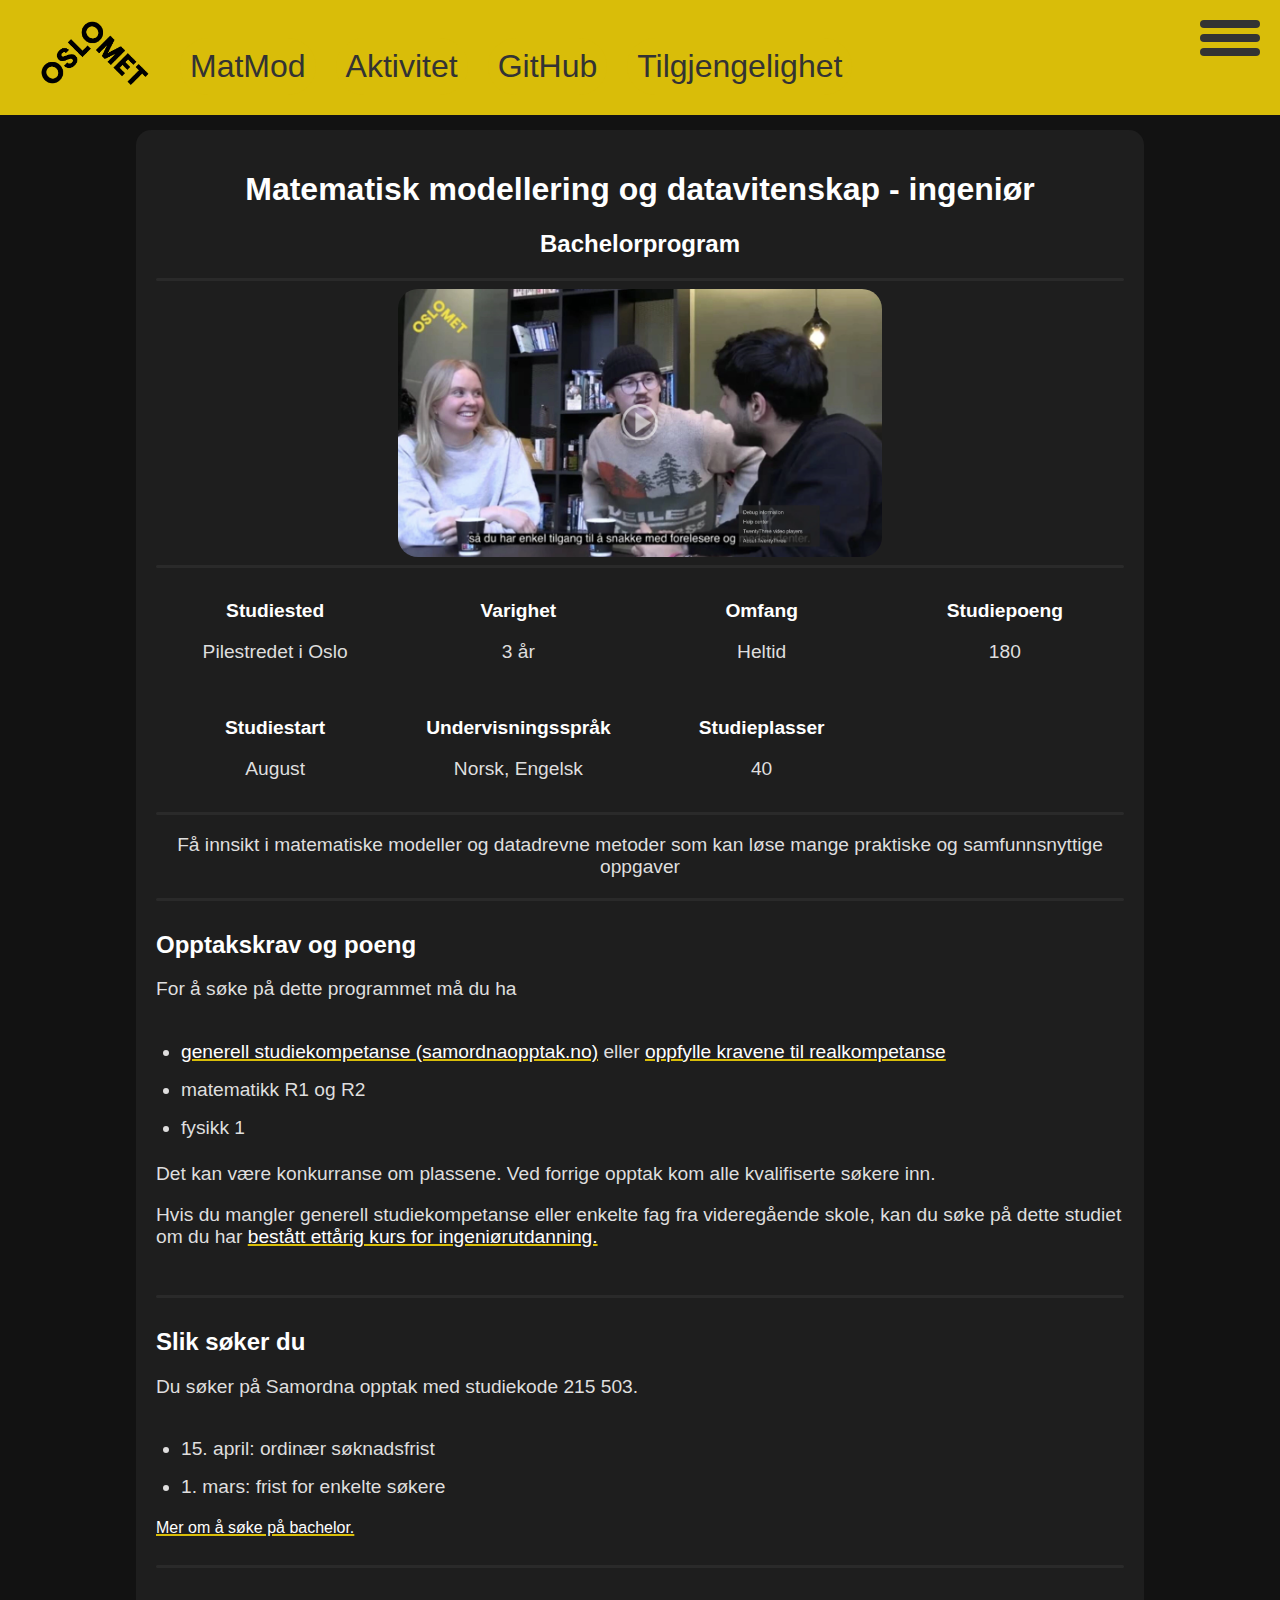
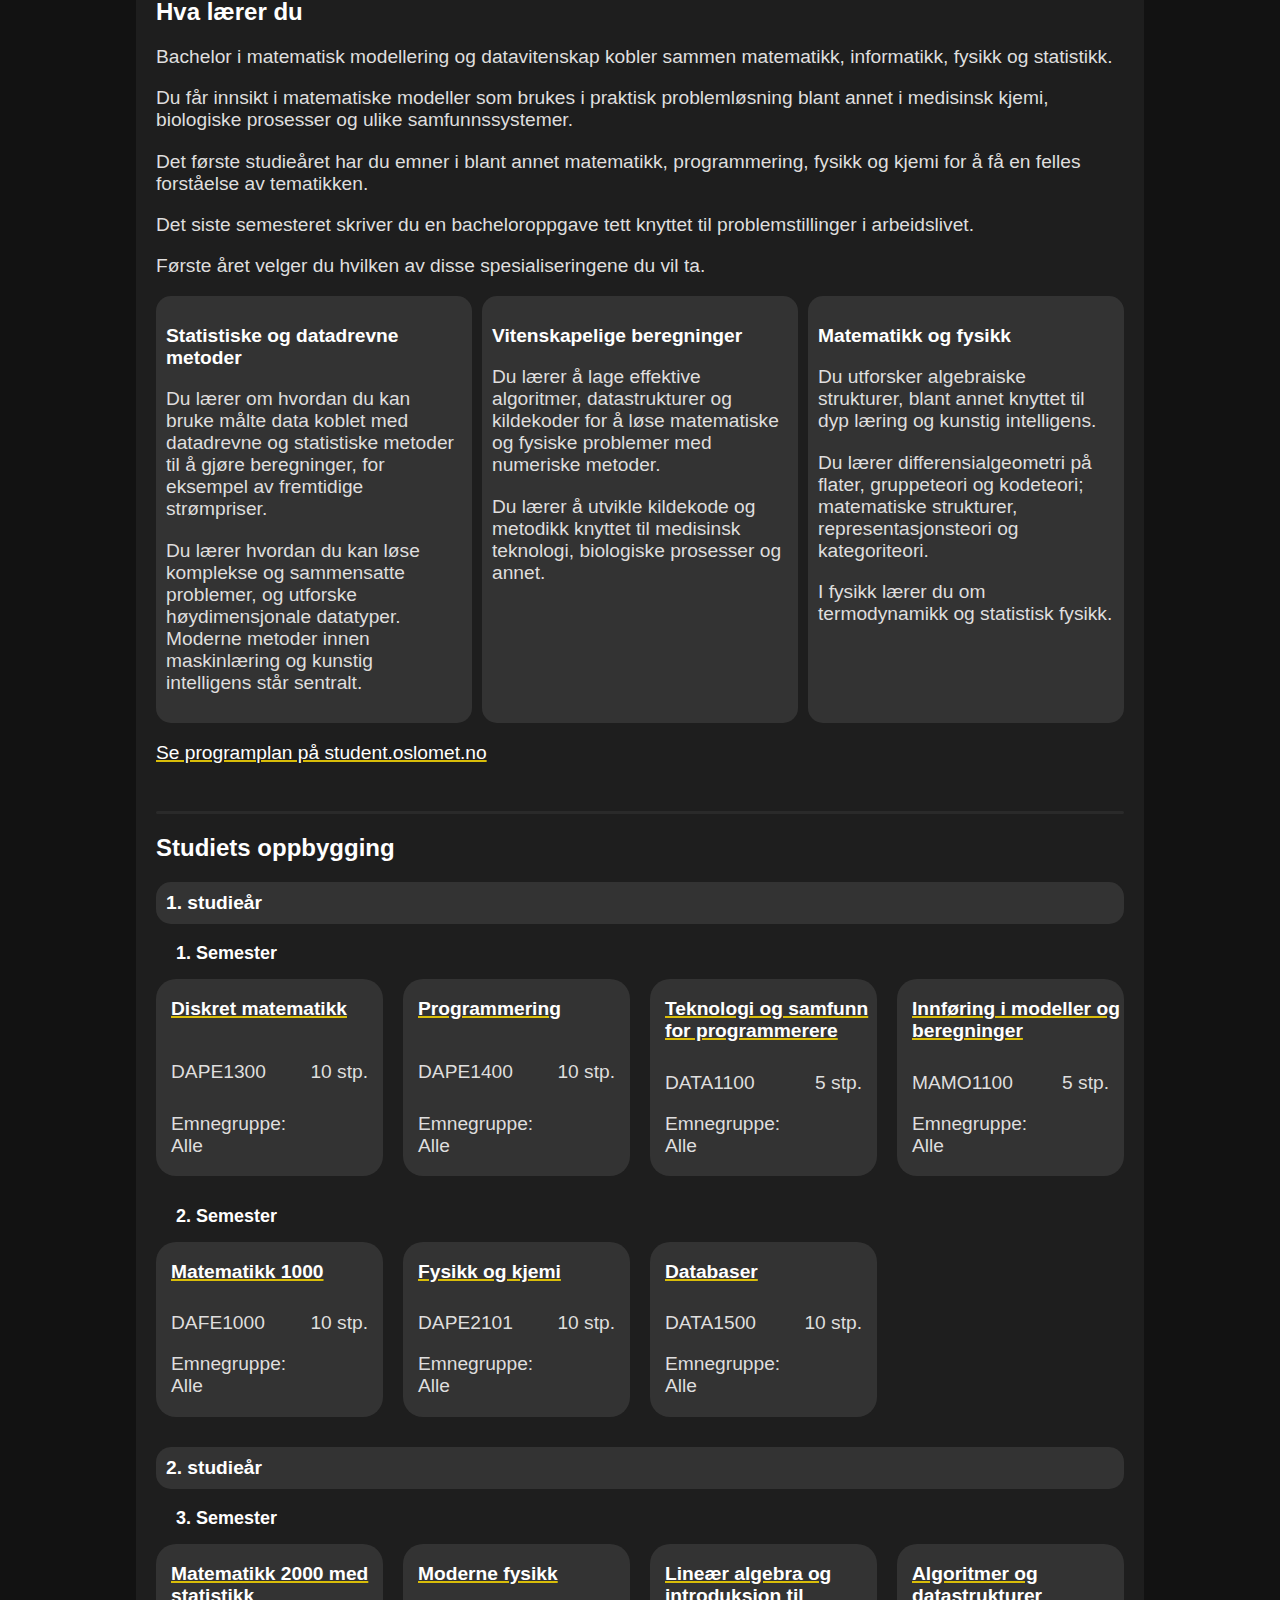
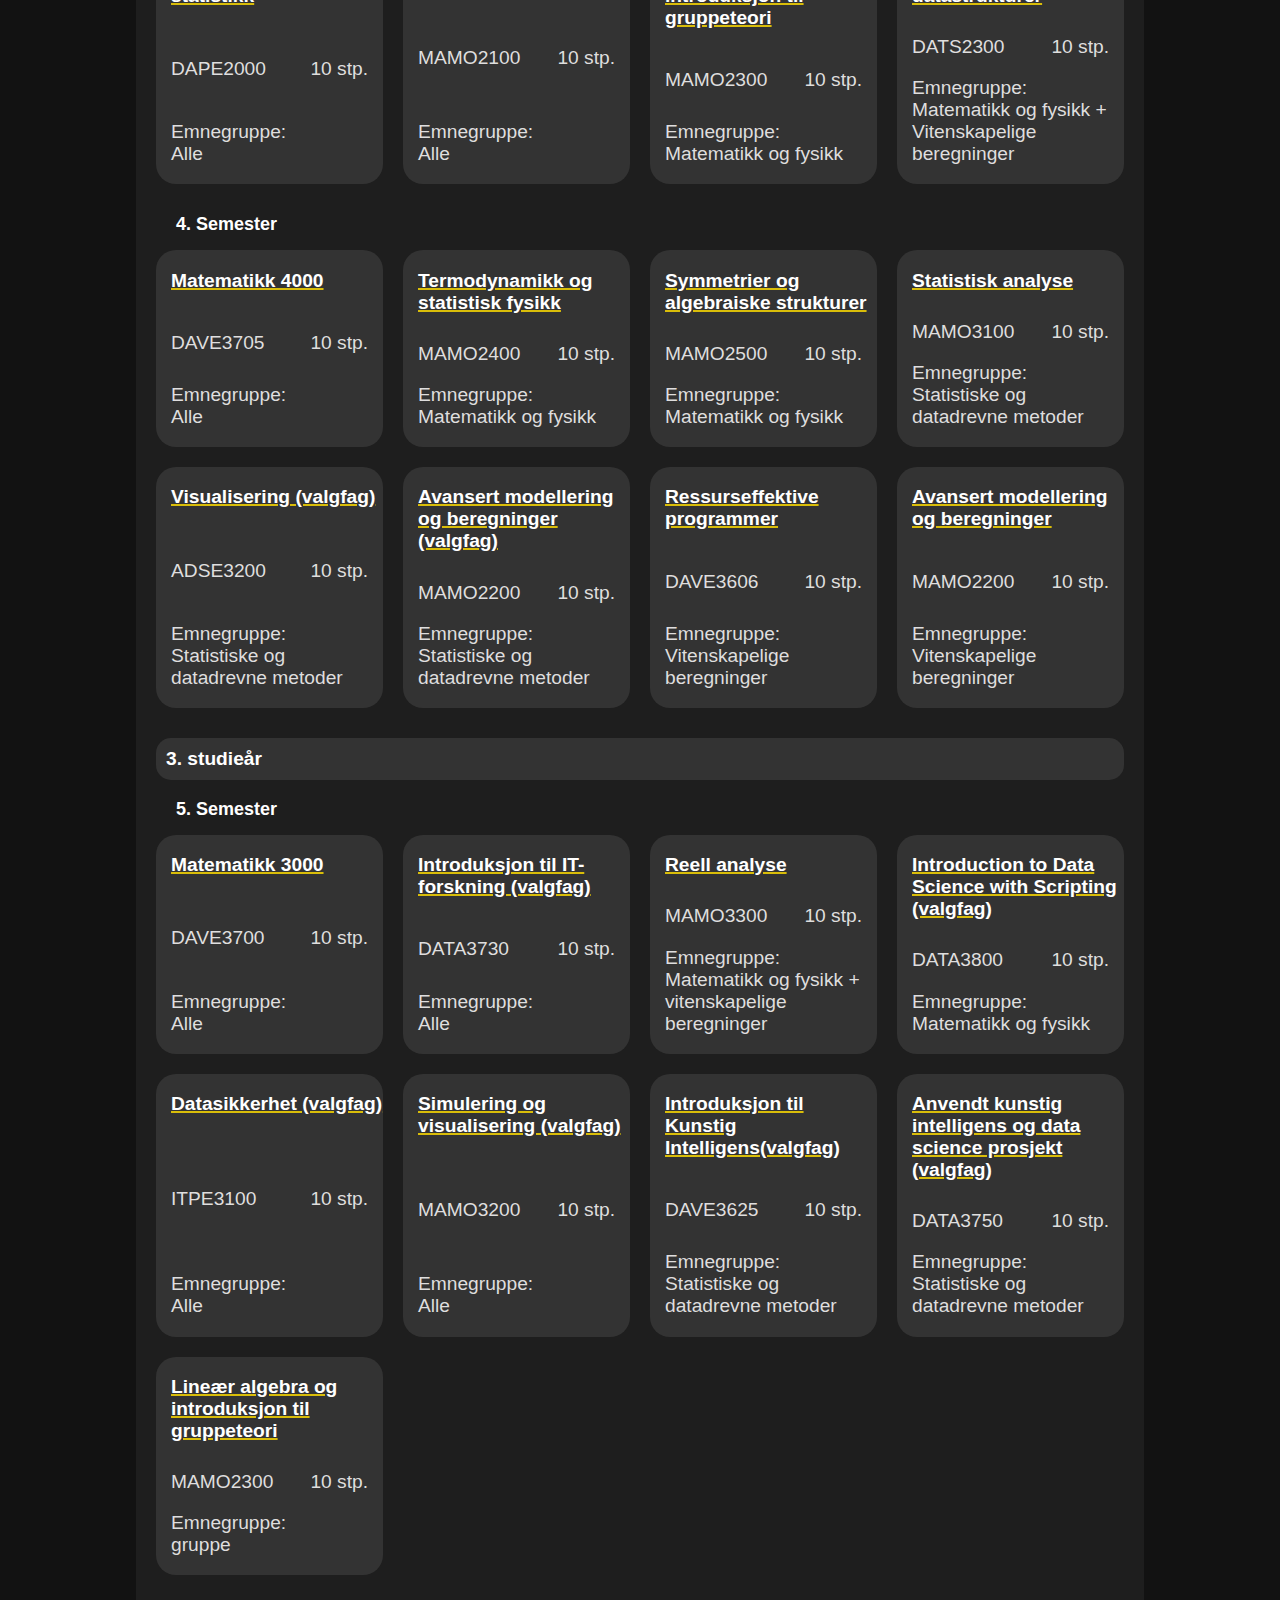
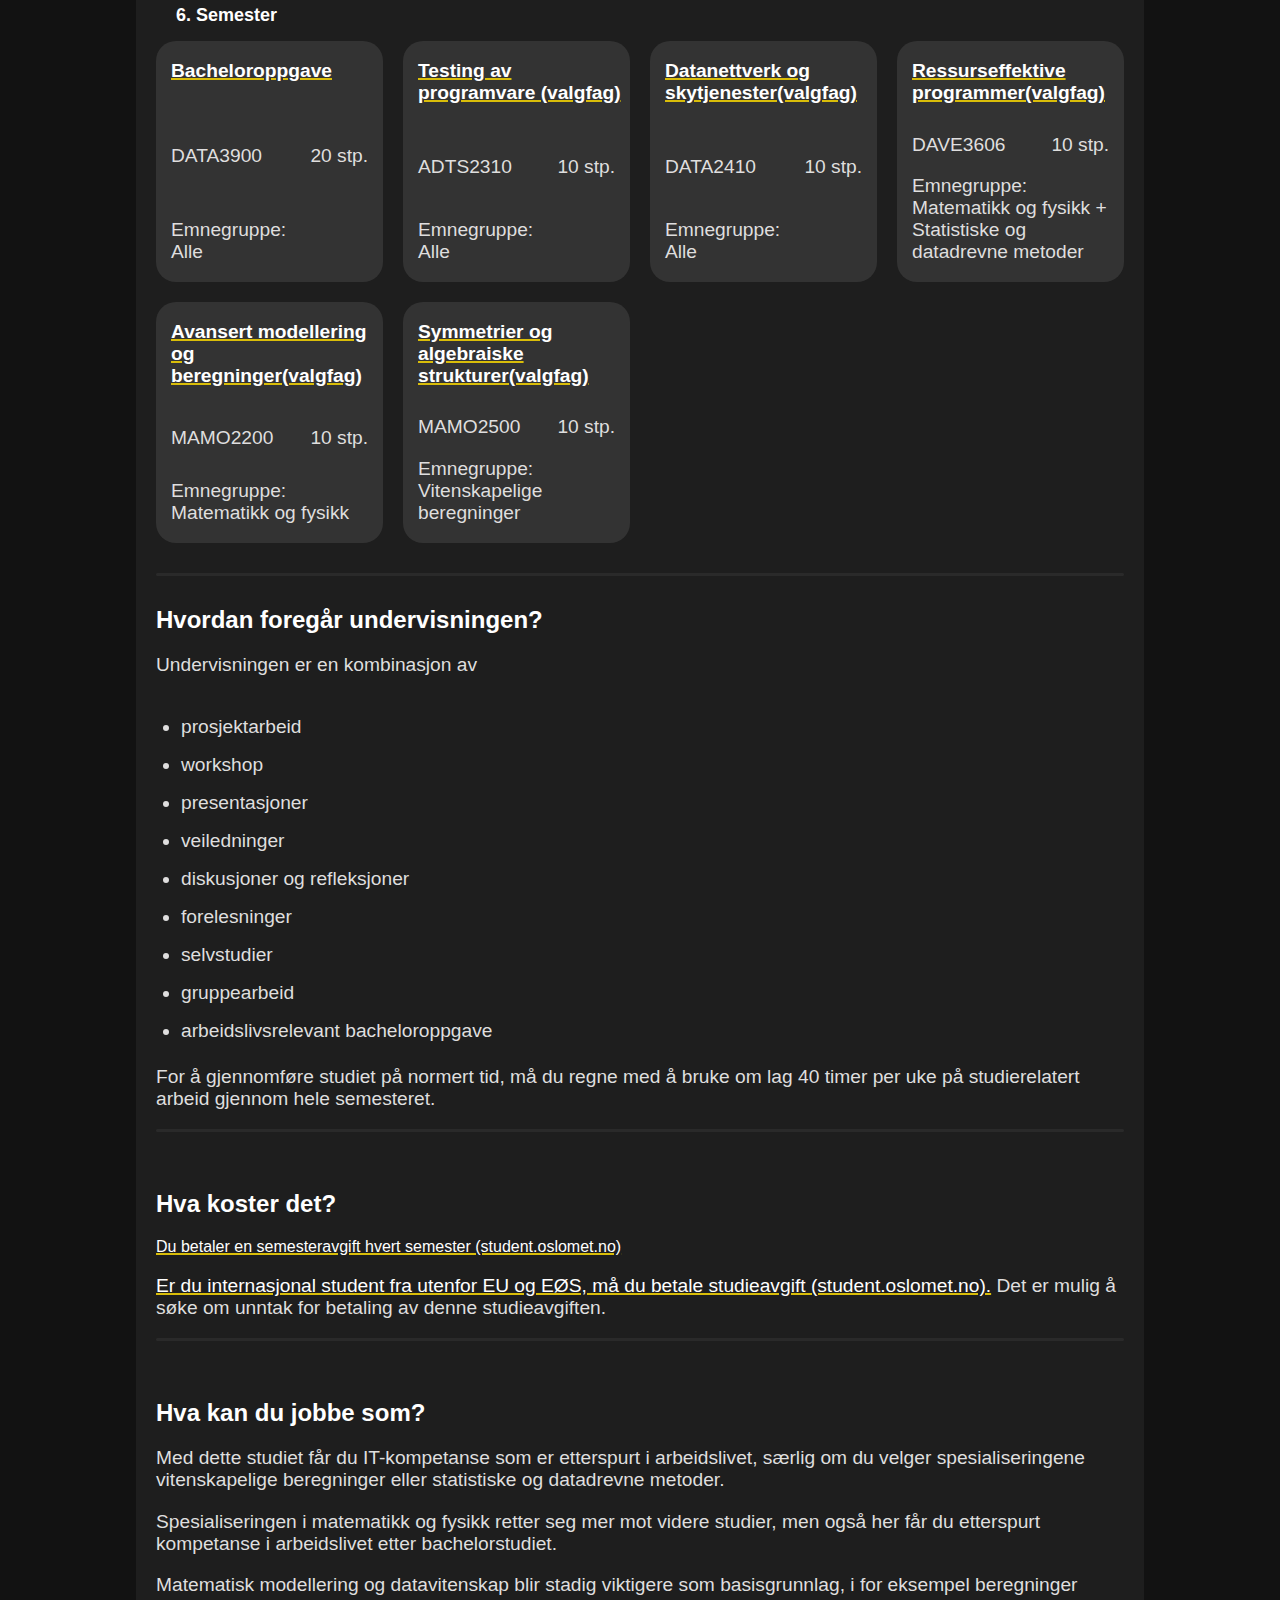
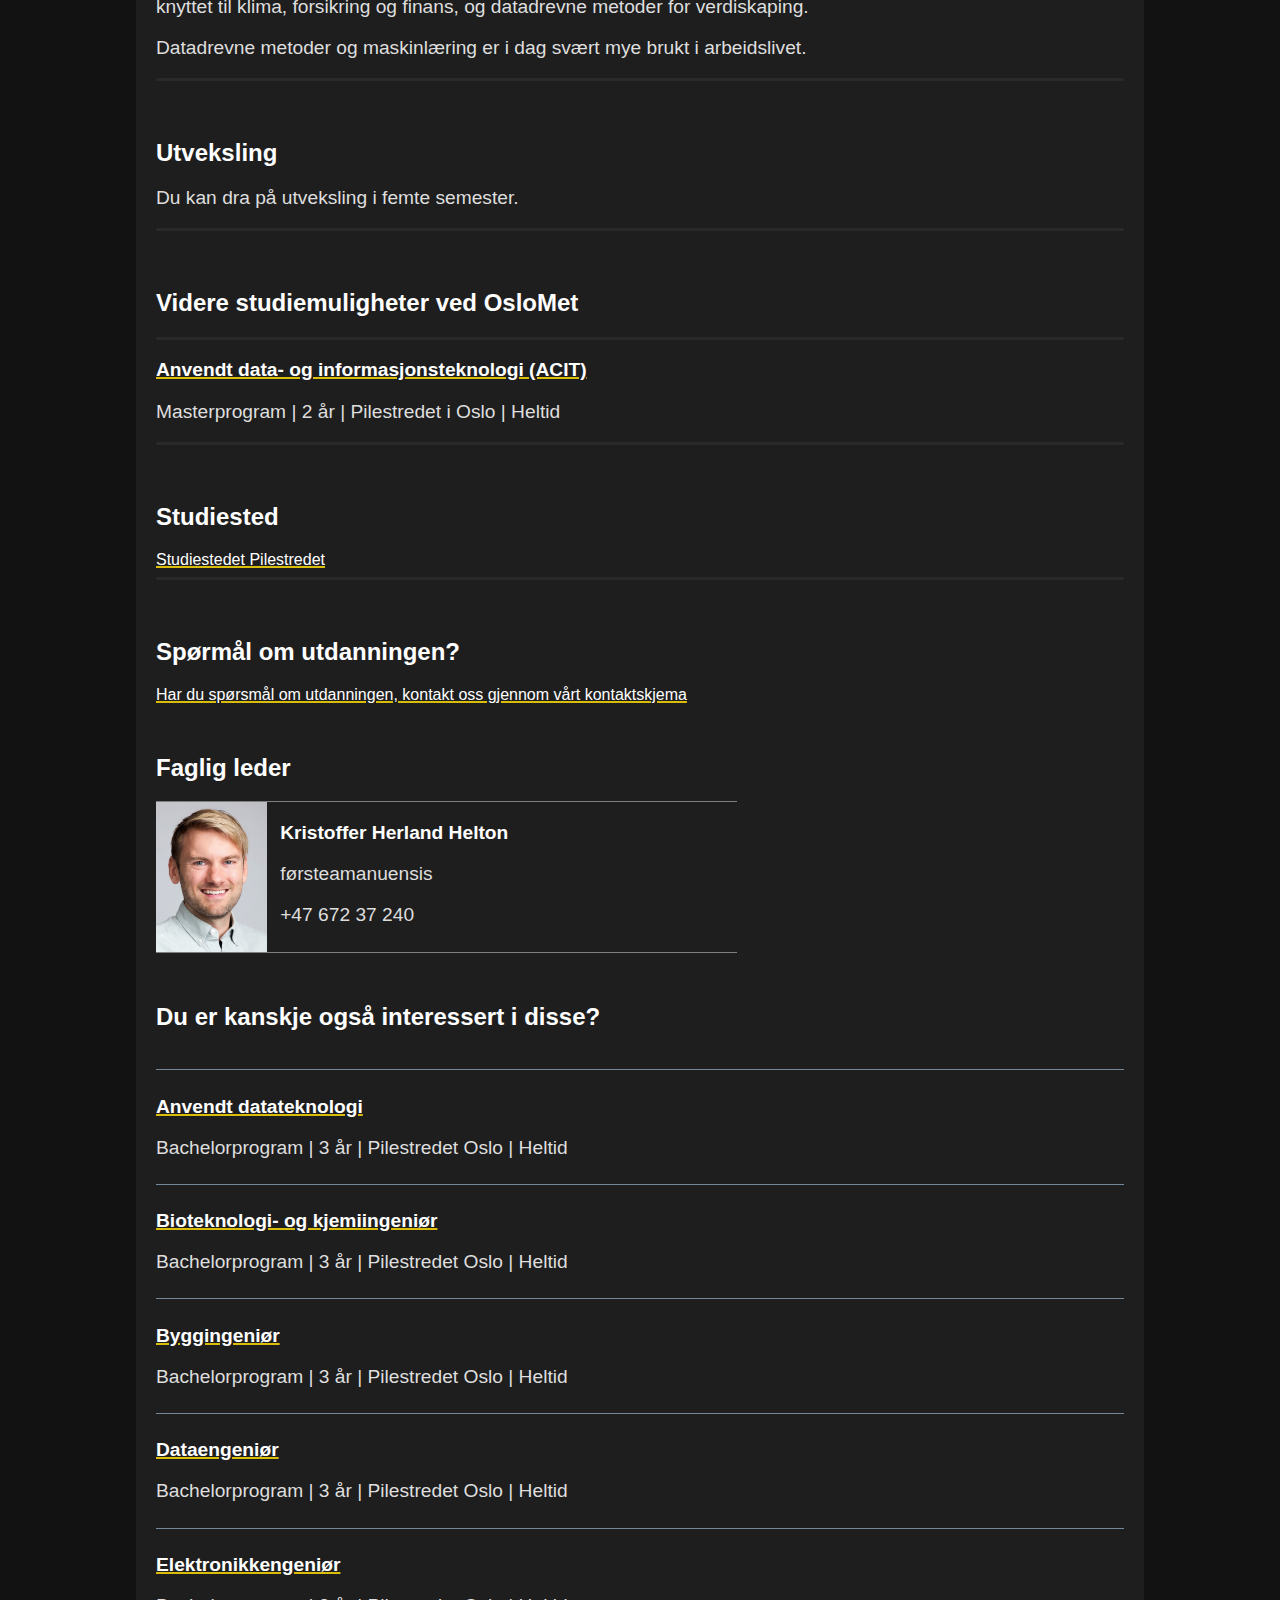
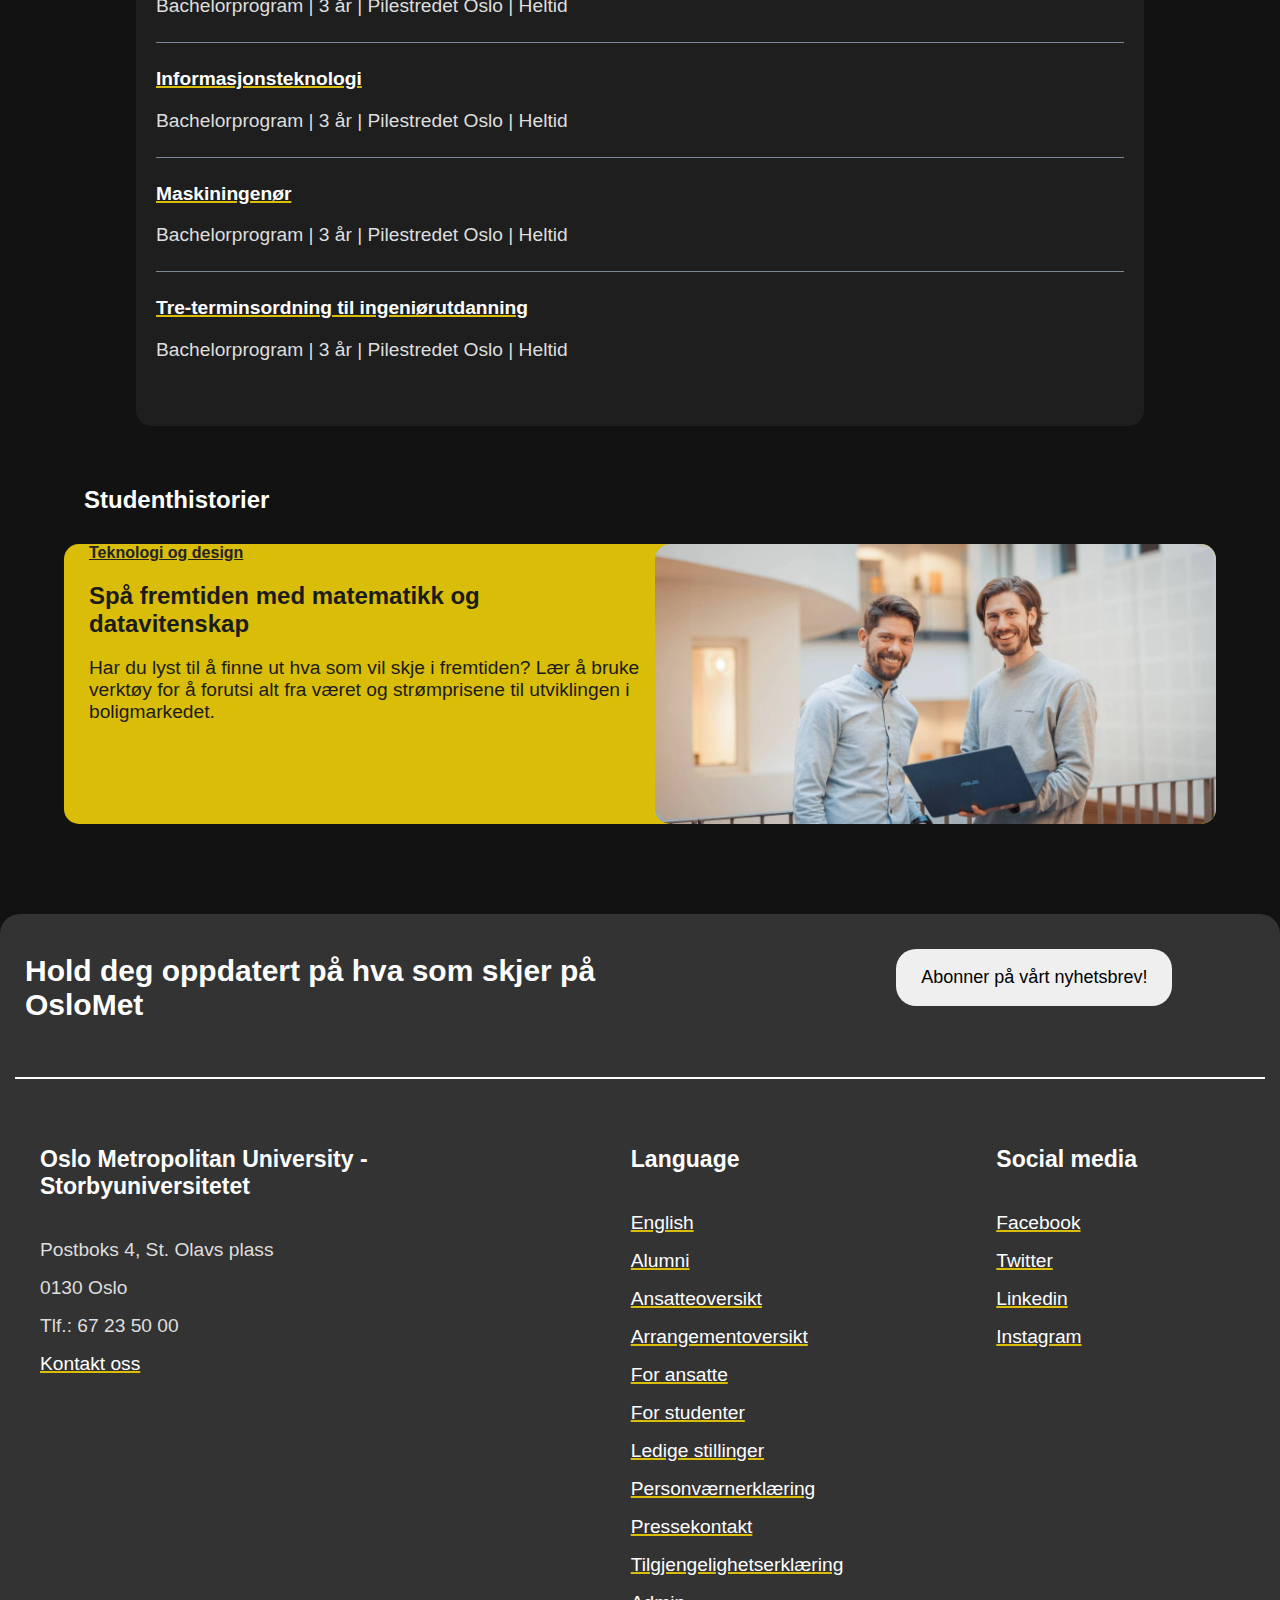
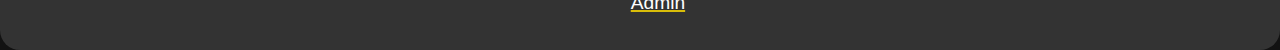
<file: index.html>
<!DOCTYPE html>
<html lang="no">

<head>
    <meta charset="UTF-8">
    <meta name="viewport" content="width=device-width, initial-scale=1.0">
    <title>Matematisk modellering</title>
    <link rel="shortcut icon" href="https://www.oslomet.no/build/images/favicon-32x32.png">
    <link rel="stylesheet" href="style/style.css">
    <link rel="preconnect" href="https://fonts.googleapis.com">
    <link rel="preconnect" href="https://fonts.gstatic.com" crossorigin>
    <link href="https://fonts.googleapis.com/css2?family=Montserrat:ital,wght@0,100..900;1,100..900&display=swap"
        rel="font-link">
        
</head>
<body>
    <!-- Header er kun kommentert i index-filen, med unntak av bilde-referanser -->
    <header>
        <img class="logo" src="media/logo-OsloMet.webp" alt="logo-OsloMet">
        <!-- Fotograf: ukjent. Bilde hentet fra OsloMet.no -->

    <!--Horisontal nav-bar (for sighted users)-->  
          <nav aria-hidden="true" class="horizontal-nav">
            <a href="index.html">
                <div>MatMod</div>
            </a>
            <a href="activity.html">
                <div>Aktivitet</div>
            </a>
            <a href="github.html">
                <div>GitHub</div>
            </a>
            <a href="accessibility.html">
                <div>Tilgjengelighet</div>
            </a>
        </nav>
    <!-- Hamburger-meny for mobil. (Er også main nav for screen-readers) -->   
        <label class="hamburger-meny">
            <input type="checkbox" aria-label="Navigasjonsmeny">
        </label>
        <aside class="sidebar">
            <nav aria-label="hovedmeny">
                <a class="nav-item" href="index.html" aria-current="page">
               MatMod 
                </a>
                <a class="nav-item" href="activity.html">
                Aktivitet
                </a>
                <a class="nav-item" href="github.html">
                GitHub
                </a>
                <a class="nav-item" href="accessibility.html">
                Tilgjengelighet
                </a>
            </nav>
        </aside>
    </header>

     <!-- grid layout bestående av tre bokser, en til venstre og høyre som brukes som responsive margin og en i midten hvor alt av innhold skal -->
    <div class="content-grid">
        <div class="left-margin"></div>
        <main class="content">
          
            <h1>Matematisk modellering og datavitenskap - ingeniør</h1>

            <h2 class="h2-Bachelorprogram">Bachelorprogram</h2>
            <hr>
            <img class="video-bilde" alt="bilde av video om studiet" src="media/video-image-matMod.webp">
            <hr>

             <!-- grid layout for generell info -->
            <section id="Generell info" class="inner-grid">
                <div>
                    <h3>Studiested</h3>
                    <p>Pilestredet i Oslo</p>
                </div>
                <div>
                    <h3>Varighet</h3>
                    <p>3 år</p>
                </div>
                <div>
                    <h3>Omfang</h3>
                    <p>Heltid</p>
                </div>
                <div>
                    <h3>Studiepoeng</h3>
                    <p>180</p>
                </div>
                <div>
                    <h3>Studiestart</h3>
                    <p>August</p>
                </div>
                <div>
                    <h3>Undervisningsspråk</h3>
                    <p>Norsk, Engelsk</p>
                </div>
                <div>
                    <h3>Studieplasser</h3>
                    <p>40</p>
                </div>
            </section>
            <hr>
            <p class="center-text">Få innsikt i matematiske modeller og datadrevne metoder som kan løse mange praktiske
                og
                samfunnsnyttige
                oppgaver</p>
            <hr>
<!--             Informasjon om opptakskrav og poeng -->     
               <article class="informasjon-seksjon">
                <h2>
                    Opptakskrav og poeng
                </h2>
                <p>For å søke på dette programmet må du ha</p>
                <ul>
                    <li>
                        <a href="https://www.samordnaopptak.no/info/opptak/opptak-uhg/">generell
                                studiekompetanse
                                (samordnaopptak.no)</a> eller <a
                                href="https://www.oslomet.no/studier/soknad-og-opptak/realkompetanse/realkompetanse-ingenior">oppfylle
                                kravene til
                                realkompetanse</a>
                    </li>
                    <li>matematikk R1 og R2</li>
                    <li>fysikk 1</li>
                </ul>
                <p>Det kan være konkurranse om plassene. Ved forrige opptak kom alle kvalifiserte søkere
                    inn.</p>
                <p>Hvis du mangler generell studiekompetanse eller enkelte fag fra videregående skole, kan
                    du søke på dette studiet om du har <a
                        href="https://www.oslomet.no/studier/tkd/forkurs-ingenior">bestått
                        ettårig kurs for ingeniørutdanning.</a></p>
            </article>
            <hr>
            <!-- Slik søker du -->
            <article class="informasjon-seksjon">

                <h2>Slik søker du</h2>
                <p>Du søker på Samordna opptak med studiekode 215 503.</p>
                <ul>
                    <li>15. april: ordinær søknadsfrist</li>
                    <li>1. mars: frist for enkelte søkere</li>
                </ul>

                <a href="https://www.oslomet.no/studier/soknad-og-opptak/opptak-til-bachelor-aarsstudier">Mer om å
                    søke på bachelor.</a>
            </article>
            <hr>
            <!-- Hva lærer du -->
            <article class="informasjon-seksjon">
                <h2>Hva lærer du</h2>

                <p>Bachelor i matematisk modellering og datavitenskap kobler sammen matematikk, informatikk, fysikk
                    og
                    statistikk.</p>
                <p>Du får innsikt i matematiske modeller som brukes i praktisk problemløsning blant annet i
                    medisinsk
                    kjemi,
                    biologiske prosesser og ulike samfunnssystemer.</p>
                <p>Det første studieåret har du emner i blant annet matematikk, programmering, fysikk og kjemi for å
                    få
                    en
                    felles forståelse av tematikken.</p>
                <p>Det siste semesteret skriver du en bacheloroppgave tett knyttet til problemstillinger i
                    arbeidslivet.
                </p>
                <p>Første året velger du hvilken av disse spesialiseringene du vil ta.</p>
                <div class="inner-grid-spesialisering">
                    <div>
                        <h3>Statistiske og datadrevne metoder</h3>
                        <p>Du lærer om hvordan du kan bruke målte data koblet med datadrevne og statistiske metoder til
                            å
                            gjøre
                            beregninger, for eksempel av fremtidige strømpriser.</p>
                        <p>Du lærer hvordan du kan løse komplekse og sammensatte problemer, og utforske høydimensjonale
                            datatyper. Moderne metoder innen maskinlæring og kunstig intelligens står sentralt.</p>
                    </div>
                    <div>
                        <h3>Vitenskapelige beregninger</h3>
                        <p>Du lærer å lage effektive algoritmer, datastrukturer og kildekoder for å løse matematiske og
                            fysiske problemer med numeriske metoder.</p>
                        <p>Du lærer å utvikle kildekode og metodikk knyttet til medisinsk teknologi, biologiske
                            prosesser og annet.</p>
                    </div>
                    <div>
                        <h3>Matematikk og fysikk</h3>
                        <p>Du utforsker algebraiske strukturer, blant annet knyttet til dyp læring og kunstig
                            intelligens.</p>
                        <p>Du lærer differensialgeometri på flater, gruppeteori og kodeteori; matematiske strukturer,
                            representasjonsteori og kategoriteori.</p>
                        <p>I fysikk lærer du om termodynamikk og statistisk fysikk.</p>
                    </div>
                </div>
                <p><a href="https://student.oslomet.no/studier/-/studieinfo/programplan/HINGMAMO/2024/H%C3%98ST">
                        Se programplan på student.oslomet.no
                    </a></p>
            </article>
            <hr>
            <!-- Studiets oppbygging -->
            <section id="Studiets-oppbygging">
                <h2>Studiets oppbygging</h2>
            <!-- Følgende seksjon består av fag-kort adskilt av semester-overskrifter -->
            <!-- Mal for kort er divs som er merket med class="fag" -->
            <!-- 1. studieår -->
                <h3 class="Studieår-bakgrunn">1. studieår</h3>
                <h2 class="Semester">1. Semester</h2>
                <section id="Oppbygging" class="fag-grid">
                    <div class="fag">
                        <h3><a href="https://student.oslomet.no/studier/-/studieinfo/emne/DAPE1300/2024/H%C3%98ST">Diskret matematikk</a></h3>
                        <div class="p-container">
                            <p>DAPE1300</p>
                            <p>10 stp.</p>
                        </div>
                        <p class="emnegruppe">Emnegruppe:<br>Alle</p>
                    </div>
                    <div class="fag">
                        <h3><a href="https://student.oslomet.no/studier/-/studieinfo/emne/DAPE1400/2024/H%C3%98ST">Programmering</a></h3>
                        <div class="p-container">
                            <p>DAPE1400</p>
                            <p>10 stp.</p>
                        </div>
                        <p class="emnegruppe">Emnegruppe:<br>Alle</p>
                    </div>
                    <div class="fag">
                        <h3><a href="https://student.oslomet.no/studier/-/studieinfo/emne/DATA1100/2024/H%C3%98ST">Teknologi og samfunn for programmerere</a></h3>
                        <div class="p-container">
                            <p>DATA1100</p>
                            <p>5 stp.</p>
                        </div>
                        <p class="emnegruppe">Emnegruppe:<br>Alle</p>
                    </div>
                    <div class="fag">
                        <h3><a href="https://student.oslomet.no/studier/-/studieinfo/emne/MAMO1100/2024/H%C3%98ST">Innføring i modeller og beregninger</a></h3>
                        <div class="p-container">
                            <p>MAMO1100</p>
                            <p>5 stp.</p>
                        </div>
                        <p class="emnegruppe">Emnegruppe:<br>Alle</p>
                    </div>
                </section>
            
                <!-- 2. Semester -->
                <h2 class="Semester">2. Semester</h2>
                <section id="Oppbygging" class="fag-grid">
                    <div class="fag">
                        <h3><a href="https://student.oslomet.no/studier/-/studieinfo/emne/DAFE1000/2024/H%C3%98ST">Matematikk 1000</a></h3>
                        <div class="p-container">
                            <p>DAFE1000</p>
                            <p>10 stp.</p>
                        </div>
                        <p class="emnegruppe">Emnegruppe:<br>Alle</p>
                    </div>
                    <div class="fag">
                        <h3><a href="https://student.oslomet.no/studier/-/studieinfo/emne/DAPE2101/2024/H%C3%98ST">Fysikk og kjemi</a></h3>
                        <div class="p-container">
                            <p>DAPE2101</p>
                            <p>10 stp.</p>
                        </div>
                        <p class="emnegruppe">Emnegruppe:<br>Alle</p>
                    </div>
                    <div class="fag">
                        <h3><a href="https://student.oslomet.no/studier/-/studieinfo/emne/DATA1500/2024/H%C3%98ST">Databaser</a></h3>
                        <div class="p-container">
                            <p>DATA1500</p>
                            <p>10 stp.</p>
                        </div>
                        <p class="emnegruppe">Emnegruppe:<br>Alle</p>
                    </div>
                    <div></div> <!-- Tom placeholder-div for layout -->
                </section>
            
                <!-- 2. studieår -->
                <h3 class="Studieår-bakgrunn">2. studieår</h3>
                <h2 class="Semester">3. Semester</h2>
                <section id="Oppbygging" class="fag-grid">
                    <div class="fag">
                        <h3><a href="https://student.oslomet.no/studier/-/studieinfo/emne/DAPE2000/2024/H%C3%98ST">Matematikk 2000 med statistikk</a></h3>
                        <div class="p-container">
                            <p>DAPE2000</p>
                            <p>10 stp.</p>
                        </div>
                        <p class="emnegruppe">Emnegruppe:<br>Alle</p>
                    </div>
                    <div class="fag">
                        <h3><a href="https://student.oslomet.no/studier/-/studieinfo/emne/MAMO2100/2024/H%C3%98ST">Moderne fysikk</a></h3>
                        <div class="p-container">
                            <p>MAMO2100</p>
                            <p>10 stp.</p>
                        </div>
                        <p class="emnegruppe">Emnegruppe:<br>Alle</p>
                    </div>
                    <div class="fag">
                        <h3><a href="https://student.oslomet.no/studier/-/studieinfo/emne/MAMO2300/2024/H%C3%98ST">Lineær algebra og introduksjon til gruppeteori</a></h3>
                        <div class="p-container">
                            <p>MAMO2300</p>
                            <p>10 stp.</p>
                        </div>
                        <p class="emnegruppe">Emnegruppe: </br>Matematikk og fysikk</p>
                    </div>
                    <div class="fag">
                        <h3><a href="https://student.oslomet.no/studier/-/studieinfo/emne/DATS2300/2024/H%C3%98ST">Algoritmer og datastrukturer</a></h3>
                        <div class="p-container">
                            <p>DATS2300</p>
                            <p>10 stp.</p>
                        </div>
                        <p class="emnegruppe">Emnegruppe: </br>Matematikk og fysikk + Vitenskapelige beregninger</p>
                    </div>
                </section>
            
                <h2 class="Semester">4. Semester</h2>
                <section id="Oppbygging" class="fag-grid">
                    <div class="fag">
                        <h3><a href="https://student.oslomet.no/studier/-/studieinfo/emne/DAVE3705/2024/H%C3%98ST">Matematikk 4000</a></h3>
                        <div class="p-container">
                            <p>DAVE3705</p>
                            <p>10 stp.</p>
                        </div>
                        <p class="emnegruppe">Emnegruppe: <br>Alle</p>
                    </div>
                    <div class="fag">
                        <h3><a href="https://student.oslomet.no/studier/-/studieinfo/emne/MAMO2400/2024/H%C3%98ST">Termodynamikk og statistisk fysikk</a></h3>
                        <div class="p-container">
                            <p>MAMO2400</p>
                            <p>10 stp.</p>
                        </div>
                        <p class="emnegruppe">Emnegruppe: </br>Matematikk og fysikk</p>
                    </div>
                    <div class="fag">
                        <h3><a href="https://student.oslomet.no/studier/-/studieinfo/emne/MAMO2500/2024/H%C3%98ST">Symmetrier og algebraiske strukturer</a></h3>
                        <div class="p-container">
                            <p>MAMO2500</p>
                            <p>10 stp.</p>
                        </div>
                        <p class="emnegruppe">Emnegruppe: </br>Matematikk og fysikk</p>
                    </div>
                    <div class="fag">
                        <h3><a href="https://student.oslomet.no/studier/-/studieinfo/emne/MAMO3100/2024/H%C3%98ST">Statistisk analyse</a></h3>
                        <div class="p-container">
                            <p>MAMO3100</p>
                            <p>10 stp.</p>
                        </div>
                        <p class="emnegruppe">Emnegruppe: </br>Statistiske og datadrevne metoder</p>
                    </div>
                    <div class="fag">
                        <h3><a href="https://student.oslomet.no/studier/-/studieinfo/emne/ADSE3200/2024/H%C3%98ST">Visualisering (valgfag)</a></h3>
                        <div class="p-container">
                            <p>ADSE3200</p>
                            <p>10 stp.</p>
                        </div>
                        <p class="emnegruppe">Emnegruppe: </br>Statistiske og datadrevne metoder</p>
                    </div>
                    <div class="fag">
                        <h3><a href="https://student.oslomet.no/studier/-/studieinfo/emne/MAMO2200/2024/H%C3%98ST">Avansert modellering og beregninger (valgfag)</a></h3>
                        <div class="p-container">
                            <p>MAMO2200</p>
                            <p>10 stp.</p>
                        </div>
                        <p class="emnegruppe">Emnegruppe: </br>Statistiske og datadrevne metoder</p>
                    </div>
                    <div class="fag">
                        <h3><a href="https://student.oslomet.no/studier/-/studieinfo/emne/DAVE3606/2024/H%C3%98ST">Ressurseffektive programmer</a></h3>
                        <div class="p-container">
                            <p>DAVE3606</p>
                            <p>10 stp.</p>
                        </div>
                        <p class="emnegruppe">Emnegruppe: </br>Vitenskapelige beregninger</p>
                    </div>
                    <div class="fag">
                        <h3><a href="https://student.oslomet.no/studier/-/studieinfo/emne/MAMO2200/2024/H%C3%98ST">Avansert modellering og beregninger</a></h3>
                        <div class="p-container">
                            <p>MAMO2200</p>
                            <p>10 stp.</p>
                        </div>
                        <p class="emnegruppe">Emnegruppe: </br>Vitenskapelige beregninger</p>
                    </div>
                </section>
            
                <!-- 3. studieår -->
                <h3 class="Studieår-bakgrunn">3. studieår</h3>
                <h2 class="Semester">5. Semester</h2>
                <section id="Oppbygging" class="fag-grid">
                    <div class="fag">
                        <h3><a href="https://student.oslomet.no/studier/-/studieinfo/emne/DAVE3700/2024/H%C3%98ST">Matematikk 3000</a></h3>
                        <div class="p-container">
                            <p>DAVE3700</p>
                            <p>10 stp.</p>
                        </div>
                        <p class="emnegruppe">Emnegruppe: </br>Alle</p>
                    </div>
                    <div class="fag">
                        <h3><a href="https://student.oslomet.no/studier/-/studieinfo/emne/DATA3730/2024/H%C3%98ST">Introduksjon til IT-forskning (valgfag)
                        </a></h3>
                        <div class="p-container">
                            <p>DATA3730</p>
                            <p>10 stp.</p>
                        </div>
                        <p class="emnegruppe">Emnegruppe: </br>Alle</p>
                    </div>
                    <div class="fag">
                        <h3><a href="https://student.oslomet.no/studier/-/studieinfo/emne/MAMO3300/2024/H%C3%98ST">Reell analyse</a></h3>
                        <div class="p-container">
                            <p>MAMO3300</p>
                            <p>10 stp.</p>
                        </div>
                        <p class="emnegruppe">Emnegruppe: </br>Matematikk og fysikk + vitenskapelige beregninger</p>
                    </div>
                    <div class="fag">
                        <h3><a href="https://student.oslomet.no/studier/-/studieinfo/emne/DATA3800/2024/H%C3%98ST">Introduction to Data Science with Scripting (valgfag)</a></h3>
                        <div class="p-container">
                            <p>DATA3800</p>
                            <p>10 stp.</p>
                        </div>
                        <p class="emnegruppe">Emnegruppe: </br>Matematikk og fysikk</p>
                    </div><div class="fag">
                        <h3><a href="https://student.oslomet.no/studier/-/studieinfo/emne/ITPE3100/2024/H%C3%98ST">Datasikkerhet (valgfag)</a></h3>
                        <div class="p-container">
                            <p>ITPE3100</p>
                            <p>10 stp.</p>
                        </div>
                        <p class="emnegruppe">Emnegruppe: </br>Alle</p>
                    </div><div class="fag">
                        <h3><a href="https://student.oslomet.no/studier/-/studieinfo/emne/MAMO3200/2024/H%C3%98ST">Simulering og visualisering (valgfag)</a></h3>
                        <div class="p-container">
                            <p>MAMO3200</p>
                            <p>10 stp.</p>
                        </div>
                        <p class="emnegruppe">Emnegruppe: </br>Alle</p>
                    </div>
                    <div class="fag">
                        <h3><a href="https://student.oslomet.no/studier/-/studieinfo/emne/DAVE3625/2024/H%C3%98ST">Introduksjon til Kunstig Intelligens(valgfag)</a></h3>
                        <div class="p-container">
                            <p>DAVE3625</p>
                            <p>10 stp.</p>
                        </div>
                        <p class="emnegruppe">Emnegruppe: </br>Statistiske og datadrevne metoder</p>
                    </div>
                     <div class="fag">
                        <h3><a href="https://student.oslomet.no/studier/-/studieinfo/emne/DATA3750/2024/H%C3%98ST">Anvendt kunstig intelligens og data science prosjekt (valgfag)</a></h3>
                        <div class="p-container">
                            <p>DATA3750</p>
                            <p>10 stp.</p>
                        </div>
                        <p class="emnegruppe">Emnegruppe: </br>Statistiske og datadrevne metoder</p>
                    </div> <div class="fag">
                        <h3><a href="https://student.oslomet.no/studier/-/studieinfo/emne/MAMO2300/2024/H%C3%98ST">Lineær algebra og introduksjon til gruppeteori
                        </a></h3>
                        <div class="p-container">
                            <p>MAMO2300</p>
                            <p>10 stp.</p>
                        </div>
                        <p class="emnegruppe">Emnegruppe: </br>gruppe</p>
                    </div>
                </section>
            
                <h2 class="Semester">6. Semester</h2>
                <section id="Oppbygging" class="fag-grid">
                    <div class="fag">
                        <h3><a href="https://student.oslomet.no/studier/-/studieinfo/emne/DATA3900/2024/H%C3%98ST">Bacheloroppgave</a></h3>
                        <div class="p-container">
                            <p>DATA3900</p>
                            <p>20 stp.</p>
                        </div>
                        <p class="emnegruppe">Emnegruppe: <br>Alle</p>
                    </div>
                    <div class="fag">
                        <h3><a href="https://student.oslomet.no/studier/-/studieinfo/emne/ADTS2310/2024/H%C3%98ST">Testing av programvare (valgfag)</a></h3>
                        <div class="p-container">
                            <p>ADTS2310</p>
                            <p>10 stp.</p>
                        </div>
                        <p class="emnegruppe">Emnegruppe: <br>Alle</p>
                    </div>
                    <div class="fag">
                        <h3><a href="https://student.oslomet.no/studier/-/studieinfo/emne/DATA2410/2024/H%C3%98ST">Datanettverk og skytjenester(valgfag)</a></h3>
                        <div class="p-container">
                            <p>DATA2410</p>
                            <p>10 stp.</p>
                        </div>
                        <p class="emnegruppe">Emnegruppe: <br>Alle</p>
                    </div>
                    <div class="fag">
                        <h3><a href="https://student.oslomet.no/studier/-/studieinfo/emne/DAVE3606/2024/H%C3%98ST">Ressurseffektive programmer(valgfag)</a></h3>
                        <div class="p-container">
                            <p>DAVE3606</p>
                            <p>10 stp.</p>
                        </div>
                        <p class="emnegruppe">Emnegruppe: </br>Matematikk og fysikk + Statistiske og datadrevne metoder</p>
                    </div>
                    <div class="fag">
                        <h3><a href="https://student.oslomet.no/studier/-/studieinfo/emne/MAMO2200/2024/H%C3%98ST">Avansert modellering og beregninger(valgfag)</a></h3>
                        <div class="p-container">
                            <p>MAMO2200</p>
                            <p>10 stp.</p>
                        </div>
                        <p class="emnegruppe">Emnegruppe: </br>Matematikk og fysikk</p>
                    </div>
                    <div class="fag">
                        <h3><a href="https://student.oslomet.no/studier/-/studieinfo/emne/MAMO2500/2024/H%C3%98ST">Symmetrier og algebraiske strukturer(valgfag)</a></h3>
                        <div class="p-container">
                            <p>MAMO2500</p>
                            <p>10 stp.</p>
                        </div>
                        <p class="emnegruppe">Emnegruppe: </br>Vitenskapelige beregninger</p>
                    </div>
                </section>
            </section>
                        
            <hr>
            <!-- Hvordan foregår undervisningen -->
            <article class="informasjon-seksjon">
        
                <h2>Hvordan foregår undervisningen?</h2>
                <p>Undervisningen er en kombinasjon av</p>
                <ul>
                    <li>prosjektarbeid</li>
                    <li>workshop</li>
                    <li>presentasjoner</li>
                    <li>veiledninger</li>
                    <li>diskusjoner og refleksjoner</li>
                    <li>forelesninger</li>
                    <li>selvstudier</li>
                    <li>gruppearbeid</li>
                    <li>arbeidslivsrelevant bacheloroppgave</li>
                </ul>

                <p>For å gjennomføre studiet på normert tid, må du regne med
                     å bruke om lag 40 timer per uke på studierelatert arbeid 
                     gjennom hele semesteret.</p>
                     <hr>     
            </article>
            <!-- Hva koster det -->
            <article class="informasjon-seksjon">
                <h2>Hva koster det?</h2>
                <a href="vg.no">Du betaler en semesteravgift hvert semester
                    (student.oslomet.no)</a>

                <p><a href="vg.no">Er du internasjonal student fra utenfor EU og EØS, må du betale studieavgift 
                    (student.oslomet.no).</a> Det er mulig å søke om unntak for betaling av denne studieavgiften.</p>
                    <hr>
            </article>
            <!-- Hva kan du jobbe som -->
            <article class="informasjon-seksjon">
                <h2>Hva kan du jobbe som?</h2>
                <p>
                    Med dette studiet får du IT-kompetanse som er etterspurt i arbeidslivet, særlig 
                    om du velger spesialiseringene vitenskapelige beregninger eller
                     statistiske og datadrevne metoder.
                </p>
                <p>
                    Spesialiseringen i matematikk og fysikk retter seg mer mot videre studier, men også
                     her får du etterspurt kompetanse i arbeidslivet etter bachelorstudiet. 
                </p>
                <p>
                    Matematisk modellering og datavitenskap blir stadig viktigere som basisgrunnlag, i
                    for eksempel beregninger knyttet til klima, forsikring og finans, og datadrevne metoder
                    for verdiskaping. 
                </p>
                <p>
                    Datadrevne metoder og maskinlæring er i dag svært mye brukt i arbeidslivet. 
                </p>
                <hr>
            </article>
            <!-- Utveksling -->
            <article class="informasjon-seksjon">
                <h2>Utveksling</h2>
                <p>Du kan dra på utveksling i femte semester.</p>
                <hr>
            </article>
            <!-- Videre studiemuligheter -->
            <article class="informasjon-seksjon">
                <h2>Videre studiemuligheter ved OsloMet</h2>
                <hr>
                <a href="vg.no"><h3>Anvendt data- og informasjonsteknologi (ACIT)</h2></a>
                <p>Masterprogram | 2 år | Pilestredet i Oslo | Heltid</p>
                <hr>
            </article>
            <article class="informasjon-seksjon">
                <h2>Studiested</h2>
               <a href="vg.no">Studiestedet Pilestredet</a>
                <hr>
            </article>
           <!-- Spørsmål om utdanningen -->
            <article class="informasjon-seksjon">
            <h2>Spørmål om utdanningen?</h2>
            <a href="vg.no">Har du spørsmål om utdanningen, kontakt oss gjennom vårt kontaktskjema</a>
           </article>
           <!-- Faglig leder -->
           <article class="informasjon-seksjon">
            <h2>Faglig leder</h2>
            <div class="faglig-leder-informasjon" >
                <div class="faglig-leder-bilde-boks" >
                    <img src="media/profilbilde-faglig-leder.webp" alt="bilde" height="100%">
                </div>
                <div class="faglig-leder-tekst-boks">
                    <h3>Kristoffer Herland Helton</h3>
                    <p>førsteamanuensis</p>
                    <p>+47 672 37 240</p>
                </div>
            </div>
           </article>
           <!-- Også interessert i -->
           <article class="informasjon-seksjon">
            <section class="andre-studier">
                <h2>Du er kanskje også interessert i disse?</h2>
                <br>
                <div>
                <a href="vg.no"><h3>Anvendt datateknologi</h3></a>
                <p>Bachelorprogram | 3 år | Pilestredet Oslo | Heltid</p> 
                </div>
                <div>
                    <a href="vg.no"><h3>Bioteknologi- og kjemiingeniør</h3></a>
                    <p>Bachelorprogram | 3 år | Pilestredet Oslo | Heltid</p> 
                </div>
    
                <div>
                    <a href="vg.no"><h3>Byggingeniør</h3></a>
                    <p>Bachelorprogram | 3 år | Pilestredet Oslo | Heltid</p> 
                </div>

                <div>
                    <a href="vg.no"><h3>Dataengeniør</h3></a>
                    <p>Bachelorprogram | 3 år | Pilestredet Oslo | Heltid</p> 
                </div>
        
                <div>
                    <a href="vg.no"><h3>Elektronikkengeniør</h3></a>
                    <p>Bachelorprogram | 3 år | Pilestredet Oslo | Heltid</p> 
                </div>

                <div>
                    <a href="vg.no"><h3>Informasjonsteknologi</h3></a>
                    <p>Bachelorprogram | 3 år | Pilestredet Oslo | Heltid</p> 
                </div>

                <div>
                    <a href="vg.no"><h3>Maskiningenør</h3></a>
                    <p>Bachelorprogram | 3 år | Pilestredet Oslo | Heltid</p> 
                </div>

                <div>
                    <a href="vg.no"><h3>Tre-terminsordning til ingeniørutdanning</h3></a>
                    <p>Bachelorprogram | 3 år | Pilestredet Oslo | Heltid</p> 
                </div>
            </section>
           </article>
        </main>
        <div class="right-margin"></div>
    </div>

     <!-- Artikkel utenfor main-content-elementet -->
<article>
    <div class="student-historier-conteiner">
        <div class="student-historier-overskrift-conteiner">
             <h2>Studenthistorier</h2>
        </div>
    </div>

    <div class="student-historier-sub-conteiner">
        <section class="student-historier">
            <div>
                    <a href="vg.no">Teknologi og design</a>
                    <h2>Spå fremtiden med matematikk og datavitenskap</h2>
                    <p>
                        Har du lyst til å finne ut hva som vil skje i fremtiden? 
                        Lær å bruke verktøy for å forutsi alt fra været og strømprisene
                        til utviklingen i boligmarkedet.
                    </p>
            </div>
            <div>
                <img src="media/matmob-bilde-2.webp" alt="Bilde av en fornøyd student">
                <!-- Fotograf: ukjent. Bilde hentet fra OsloMet.no -->
            </div>
            </section>
        </div>
    </article>

   
   <!-- Footer -->
 <footer>
    <div class="sub-footer">
        <div class="footer-headline">
            <div class="footer-headline-left"><h2>Hold deg oppdatert på hva som skjer på OsloMet</h2></div>
            <div class="footer-headline-mid"></div>
            <div class="footer-headline-rigth"><button class="btn-abonner-nyhetsbrev" onclick="window.location.href='https://www.oslomet.no/nyhetsbrev'"><p>Abonner på vårt nyhetsbrev!</p></button></div>
        </div>
    </div>
            
    <div class="footer-main">
        <div class="footer-main-left">
            <ul>
                <li> <h3> Oslo Metropolitan University - Storbyuniversitetet </h3></li>
                <li>Postboks 4, St. Olavs plass</li>
                <li>0130 Oslo</li>
                <li>Tlf.: 67 23 50 00</li>
                <li><a href="https://www.oslomet.no/om/kontakt">Kontakt oss</a></li>
                <li></li>
            </ul>
        </div>
            
         <div class="footer-main-middle">
            
            <ul>
                <li><h3>Language</h3></li>
                <li><a href="vg.no">English</a></li>
                <li><a href="vg.no">Alumni</a></li>
                <li><a href="vg.no">Ansatteoversikt</a></li>
                <li><a href="vg.no">Arrangementoversikt</a></li>
                <li><a href="vg.no">For ansatte</a></li>
                <li><a href="vg.no">For studenter</a></li>
                <li><a href="vg.no">Ledige stillinger</a></li>
                <li><a href="vg.no">Personværnerklæring</a></li>
                <li><a href="vg.no">Pressekontakt</a></li>
                <li><a href="vg.no">Tilgjengelighetserklæring</a></li>
                <li><a href="vg.no">Admin</a></li>
            </ul>
         </div>
            
        <div class="footer-main-rigth">
            <ul>
                <li><h3>Social media</h3></li>
                <li><a href="vg.no">Facebook</a></li>
                <li><a href="vg.no">Twitter</a></li>
                <li><a href="vg.no">Linkedin</a></li>
                <li><a href="vg.no">Instagram</a></li>
            </ul>
        </div>
</footer>

 </div> 
</body>
</html>
</file>
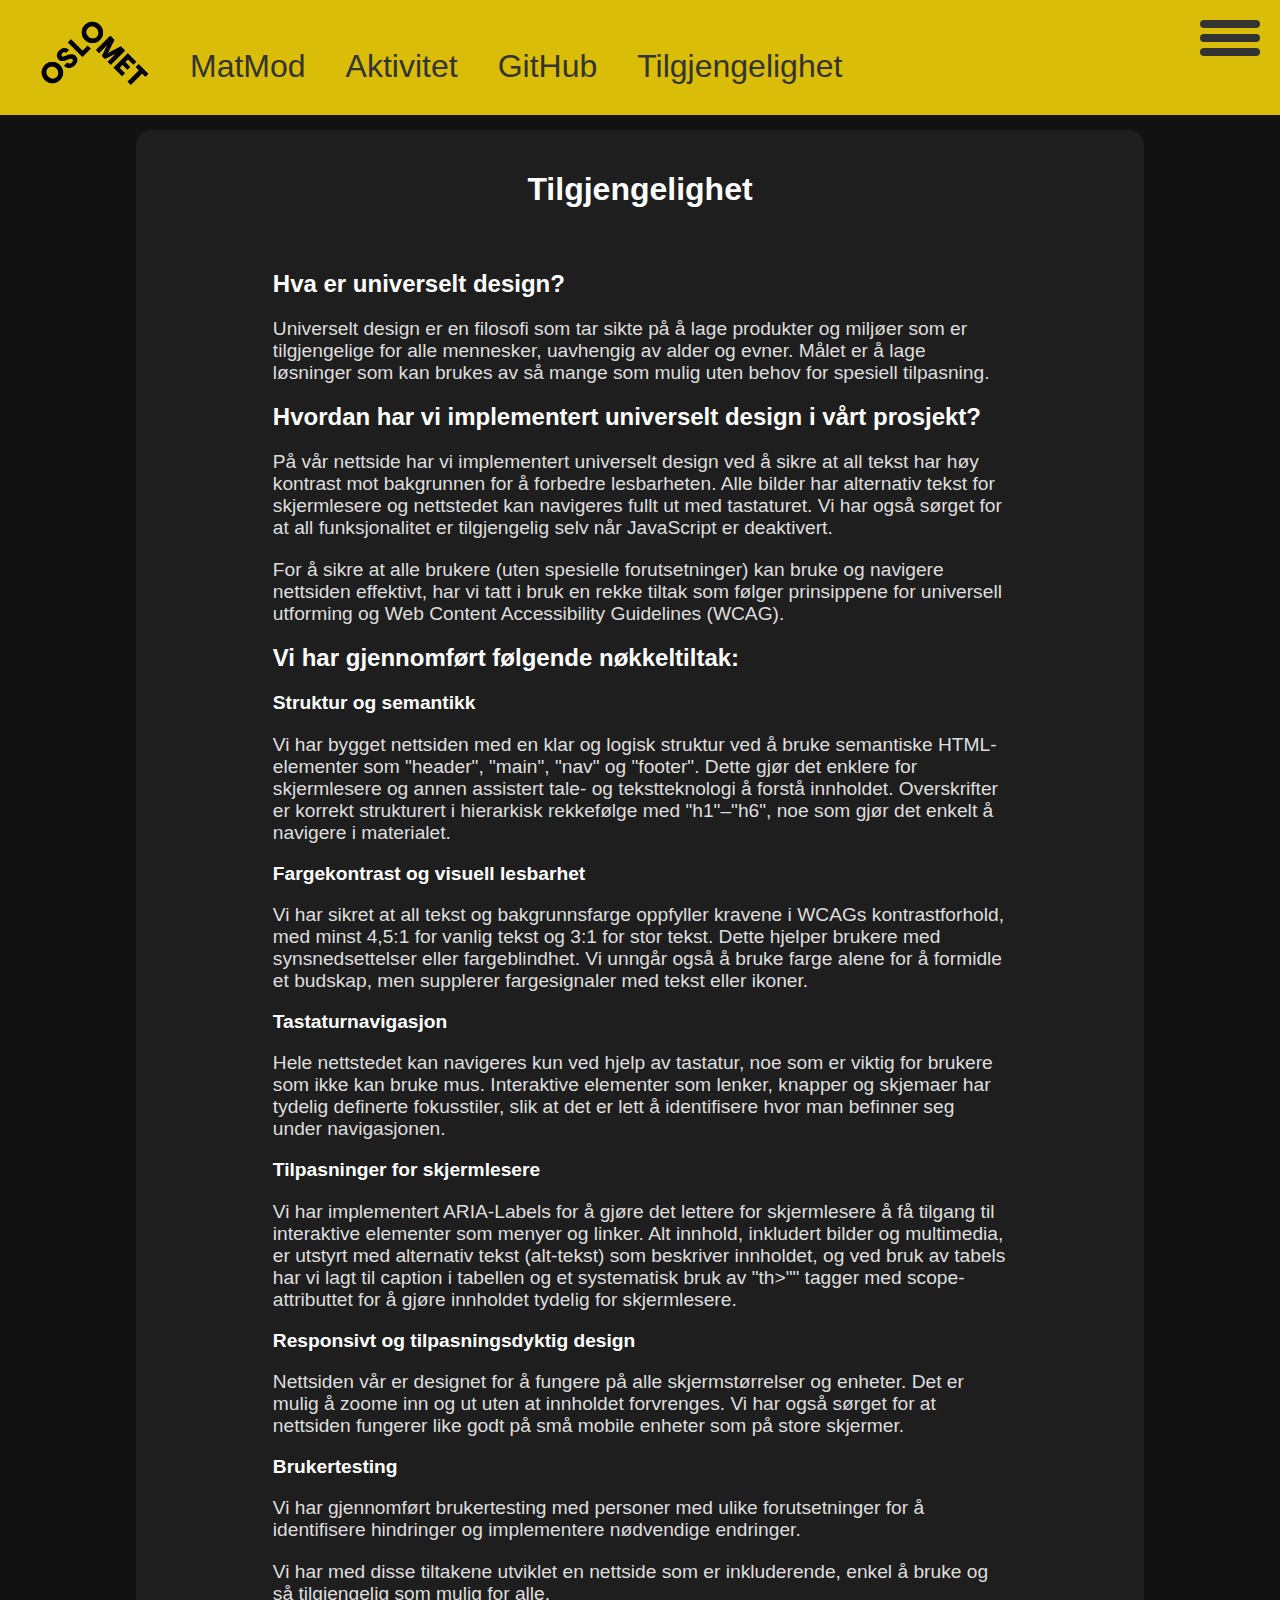
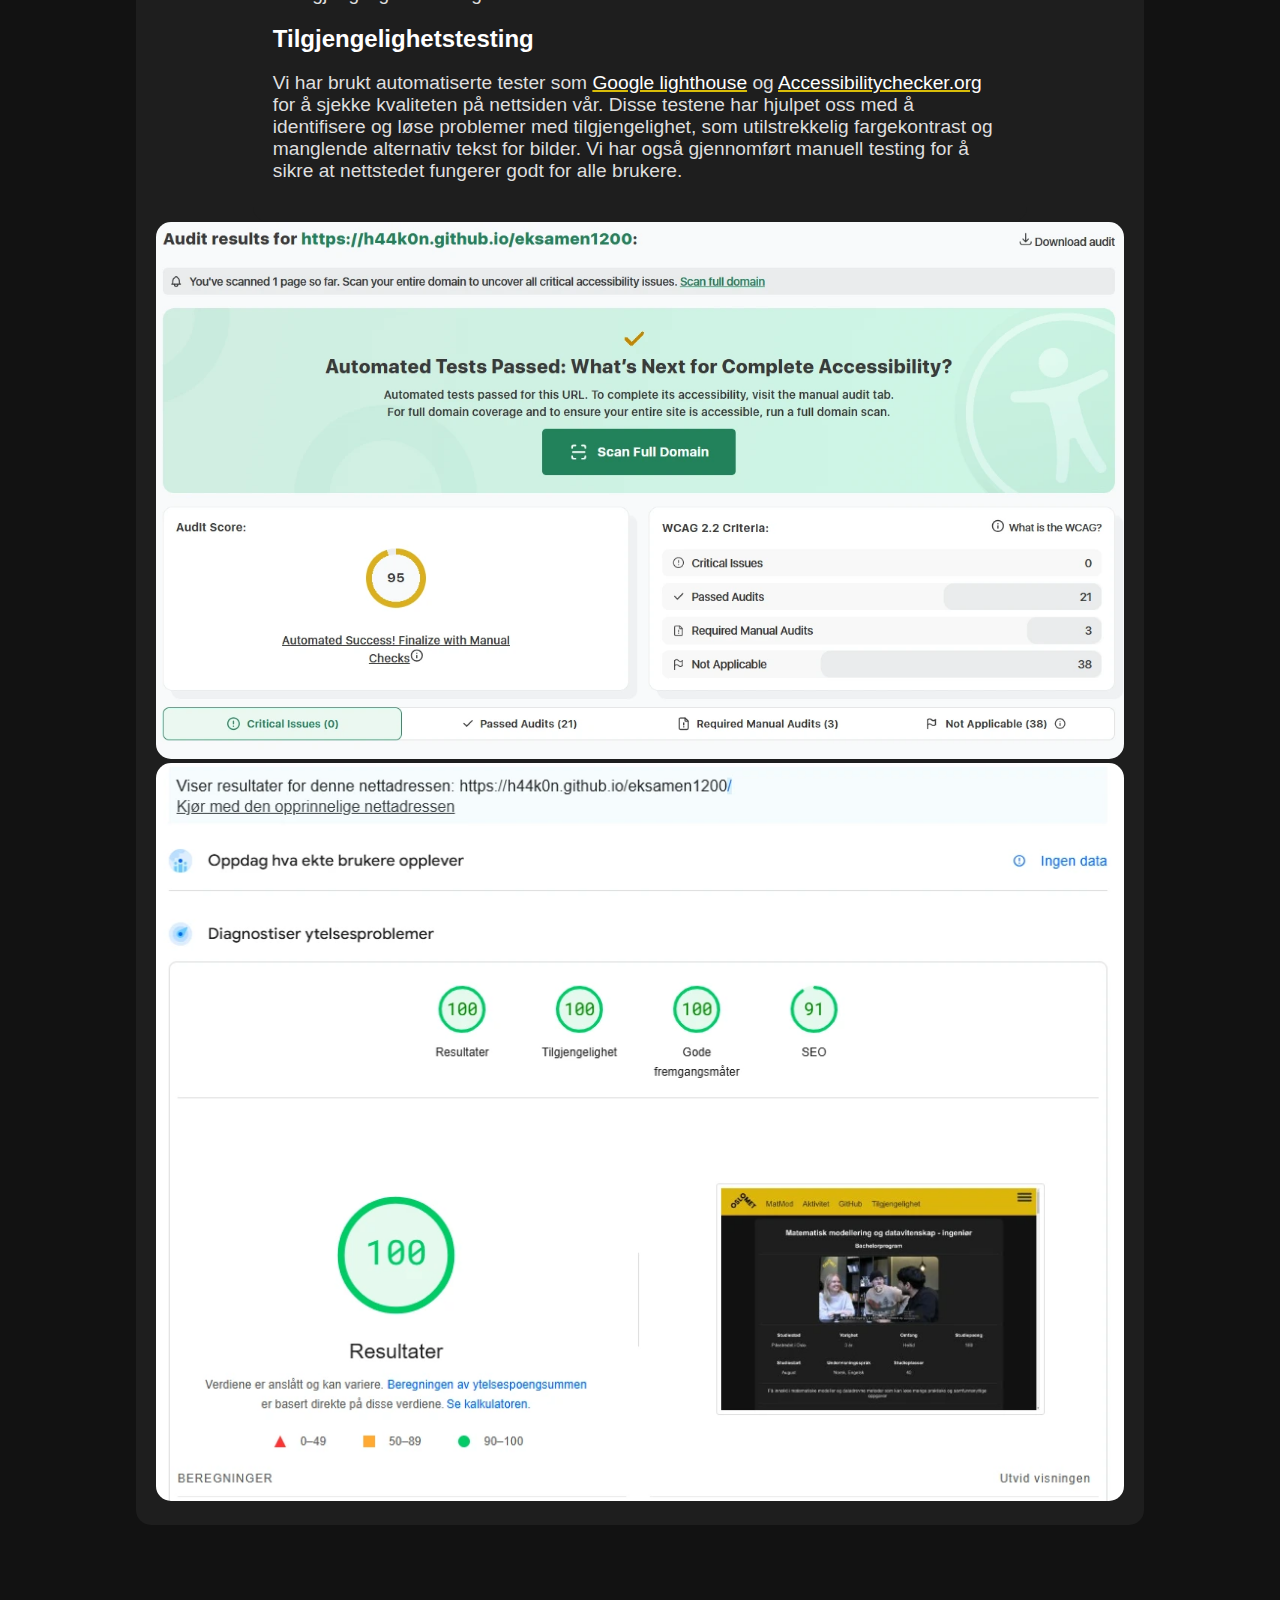
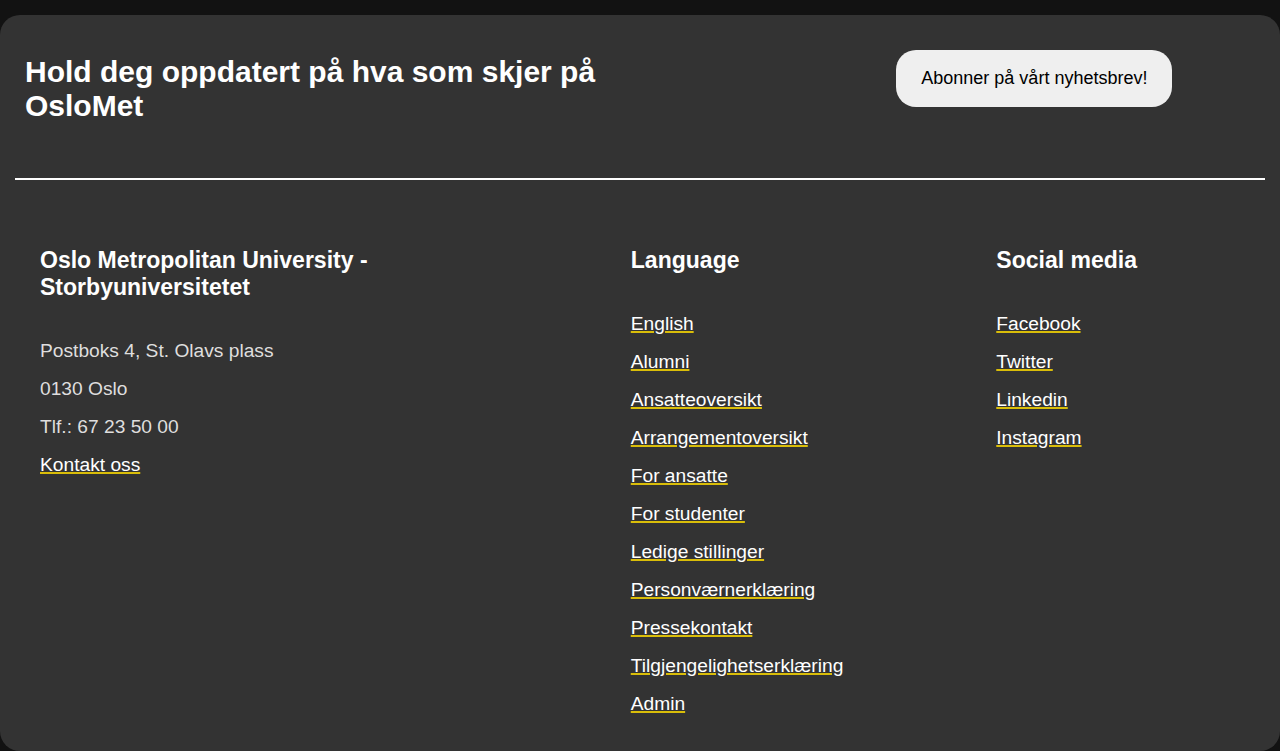
<file: accessibility.html>
<!DOCTYPE html>
<html lang="no">

<head>
    <meta charset="UTF-8">
    <meta name="viewport" content="width=device-width, initial-scale=1.0">
    <title>Tilgjengelighet</title>
    <link rel="stylesheet" href="style/style.css">
    <link rel="preconnect" href="https://fonts.googleapis.com">
    <link rel="preconnect" href="https://fonts.gstatic.com" crossorigin>
    <link href="https://fonts.googleapis.com/css2?family=Montserrat:ital,wght@0,100..900;1,100..900&display=swap"
        rel="font-link">
        <link rel="shortcut icon" href="https://www.oslomet.no/build/images/favicon-32x32.webp">
</head>

<body>
    <header>
        <img class="logo" src="media/logo-OsloMet.webp" alt="logo-OsloMet">
        <!-- Fotograf: ukjent. Bilde hentet fra OsloMet.no -->
        <nav aria-hidden="true" class="horizontal-nav">
            <a href="index.html">
                <div>MatMod</div>
            </a>
            <a href="activity.html">
                <div>Aktivitet</div>
            </a>
            <a href="github.html">
                <div>GitHub</div>
            </a>
            <a href="accessibility.html">
                <div>Tilgjengelighet</div>
            </a>
        </nav>
        <label class="hamburger-meny">
            <input type="checkbox" aria-label="Navigasjonsmeny">
        </label>
        <aside class="sidebar">
            <nav aria-label="hovedmeny">
                <a class="nav-item" href="index.html" >
               MatMod 
                </a>
                <a class="nav-item" href="activity.html">
                Aktivitet
                </a>
                <a class="nav-item" href="github.html">
                GitHub
                </a>
                <a class="nav-item" href="accessibility.html" aria-current="page">
                Tilgjengelighet
                </a>
            </nav>
        </aside>
    </header>
    <div class="content-grid">
        <div class="left-margin"></div>
        <main class="content">
            <!--Content her-->
            <h1>Tilgjengelighet</h1>
            <article class="content">
                <h2>Hva er universelt design?</h2>
                <p>
                    Universelt design er en filosofi som tar sikte på å lage produkter og miljøer som er tilgjengelige for alle mennesker, uavhengig av alder og evner. Målet er å lage løsninger som kan brukes av så mange som mulig uten behov for spesiell tilpasning.
                </p>
            <section>
                <h2>
                    Hvordan har vi implementert universelt design i vårt prosjekt?</h2>

                    <p> På vår nettside har vi implementert universelt design ved å sikre at all tekst har høy kontrast mot bakgrunnen for å forbedre lesbarheten. Alle bilder har alternativ tekst for skjermlesere og nettstedet kan navigeres fullt ut med tastaturet. Vi har også sørget for at all funksjonalitet er tilgjengelig selv når JavaScript er deaktivert.</p> 
                        <p>For å sikre at alle brukere (uten spesielle forutsetninger) kan bruke og navigere nettsiden effektivt, har vi tatt i bruk en rekke tiltak som følger prinsippene for universell utforming og Web Content Accessibility Guidelines (WCAG).</p> 
                        <h2>Vi har gjennomført følgende nøkkeltiltak: </h2>

                        <h3>Struktur og semantikk</h3>
                        <p>Vi har bygget nettsiden med en klar og logisk struktur ved å bruke semantiske HTML-elementer som "header", "main", "nav" og "footer". Dette gjør det enklere for skjermlesere og annen assistert tale- og tekstteknologi å forstå innholdet. Overskrifter er korrekt strukturert i hierarkisk rekkefølge med "h1"–"h6", noe som gjør det enkelt å navigere i materialet.</p>
                        
                        <h3>Fargekontrast og visuell lesbarhet</h3>  
                       <p>Vi har sikret at all tekst og bakgrunnsfarge oppfyller kravene i WCAGs kontrastforhold, med minst 4,5:1 for vanlig tekst og 3:1 for stor tekst. Dette hjelper brukere med synsnedsettelser eller fargeblindhet. Vi unngår også å bruke farge alene for å formidle et budskap, men supplerer fargesignaler med tekst eller ikoner.</p>

                        <h3>Tastaturnavigasjon</h3> 
                      <p> Hele nettstedet kan navigeres kun ved hjelp av tastatur, noe som er viktig for brukere som ikke kan bruke mus. Interaktive elementer som lenker, knapper og skjemaer har tydelig definerte fokusstiler, slik at det er lett å identifisere hvor man befinner seg under navigasjonen.</p>
                        
                        <h3>Tilpasninger for skjermlesere</h3>
                       <p> Vi har implementert ARIA-Labels for å gjøre det lettere for skjermlesere å få tilgang til interaktive elementer som menyer og linker. Alt innhold, inkludert bilder og multimedia, er utstyrt med alternativ tekst (alt-tekst) som beskriver innholdet, og ved bruk av tabels har vi lagt til caption i tabellen og et systematisk bruk av "th>"" tagger med scope-attributtet for å gjøre innholdet tydelig for skjermlesere.</p>
                        
                        <h3>Responsivt og tilpasningsdyktig design</h3> 
                       <p> Nettsiden vår er designet for å fungere på alle skjermstørrelser og enheter. Det er mulig å zoome inn og ut uten at innholdet forvrenges. Vi har også sørget for at nettsiden fungerer like godt på små mobile enheter som på store skjermer.</p>
                        
                        <h3>Brukertesting</h3>
                       <p> Vi har gjennomført brukertesting med personer med ulike forutsetninger for å identifisere hindringer og implementere nødvendige endringer.</p>
                        
                        <p>Vi har med disse tiltakene utviklet en nettside som er inkluderende, enkel å bruke og så tilgjengelig som mulig for alle.</p>
            </section>
            <section>
                <h2>Tilgjengelighetstesting</h2>
                <p>
                    Vi har brukt automatiserte tester som <a href="https://pagespeed.web.dev"> Google lighthouse</a> og <a href="https://www.accessibilitychecker.org/">Accessibilitychecker.org</a> for å sjekke kvaliteten på nettsiden vår. Disse testene har hjulpet oss med å identifisere og løse problemer med tilgjengelighet, som utilstrekkelig fargekontrast og manglende alternativ tekst for bilder. Vi har også gjennomført manuell testing for å sikre at nettstedet fungerer godt for alle brukere.
                </p>
            </section>
            </article>
<div>
    <img class="gitcommit1" src="media\accessibilitycheckerSH.webp" alt="Bilde av tilgjengelighetstesting">
    <!--Skjermbilde fra https://acccessibilitychecker.org-->
    <img class="gitcommit1" src="media\pagespeedInsightsSH.webp" alt="Bilde av tilgjengelighetstesting">
    <!--Skjermbilde fra Google lighthouse (https://pagespeed.web.dev)-->
</div>

        </main>
        <div class="right-margin"></div>
        </div>
    </main>



    <footer>
        <div class="sub-footer">
        <div class="footer-headline">
            <div class="footer-headline-left"><h2>Hold deg oppdatert på hva som skjer på OsloMet</h2></div>
            <div class="footer-headline-mid"></div>
            <div class="footer-headline-rigth"><button class="btn-abonner-nyhetsbrev" onclick="window.location.href='https://www.oslomet.no/nyhetsbrev'"><p>Abonner på vårt nyhetsbrev!</p></button></div>
        </div>
    </div>
    
    
    <div class="footer-main">
            <div class="footer-main-left">
                <ul>
                    <li> <h3> Oslo Metropolitan University - Storbyuniversitetet </h3></li>
                    <li>Postboks 4, St. Olavs plass</li>
                    <li>0130 Oslo</li>
                    <li>Tlf.: 67 23 50 00</li>
                    <li><a href="https://www.oslomet.no/om/kontakt">Kontakt oss</a></li>
                    <li></li>
                  </ul>
            </div>
    
    
            <div class="footer-main-middle">
    
                <ul>
                    <li><h3>Language</h3></li>
                    <li><a href="vg.no">English</a></li>
                    <li><a href="vg.no">Alumni</a></li>
                    <li><a href="vg.no">Ansatteoversikt</a></li>
                    <li><a href="vg.no">Arrangementoversikt</a></li>
                    <li><a href="vg.no">For ansatte</a></li>
                    <li><a href="vg.no">For studenter</a></li>
                    <li><a href="vg.no">Ledige stillinger</a></li>
                    <li><a href="vg.no">Personværnerklæring</a></li>
                    <li><a href="vg.no">Pressekontakt</a></li>
                    <li><a href="vg.no">Tilgjengelighetserklæring</a></li>
                    <li><a href="vg.no">Admin</a></li>
                </ul>
            </div>
    
    
            <div class="footer-main-rigth">
                <ul>
                    <li><h3>Social media</h3></li>
                    <li><a href="vg.no">Facebook</a></li>
                    <li><a href="vg.no">Twitter</a></li>
                    <li><a href="vg.no">Linkedin</a></li>
                    <li><a href="vg.no">Instagram</a></li>
    
                </ul>
        </div>
    </footer>
</body>


</html>
</file>
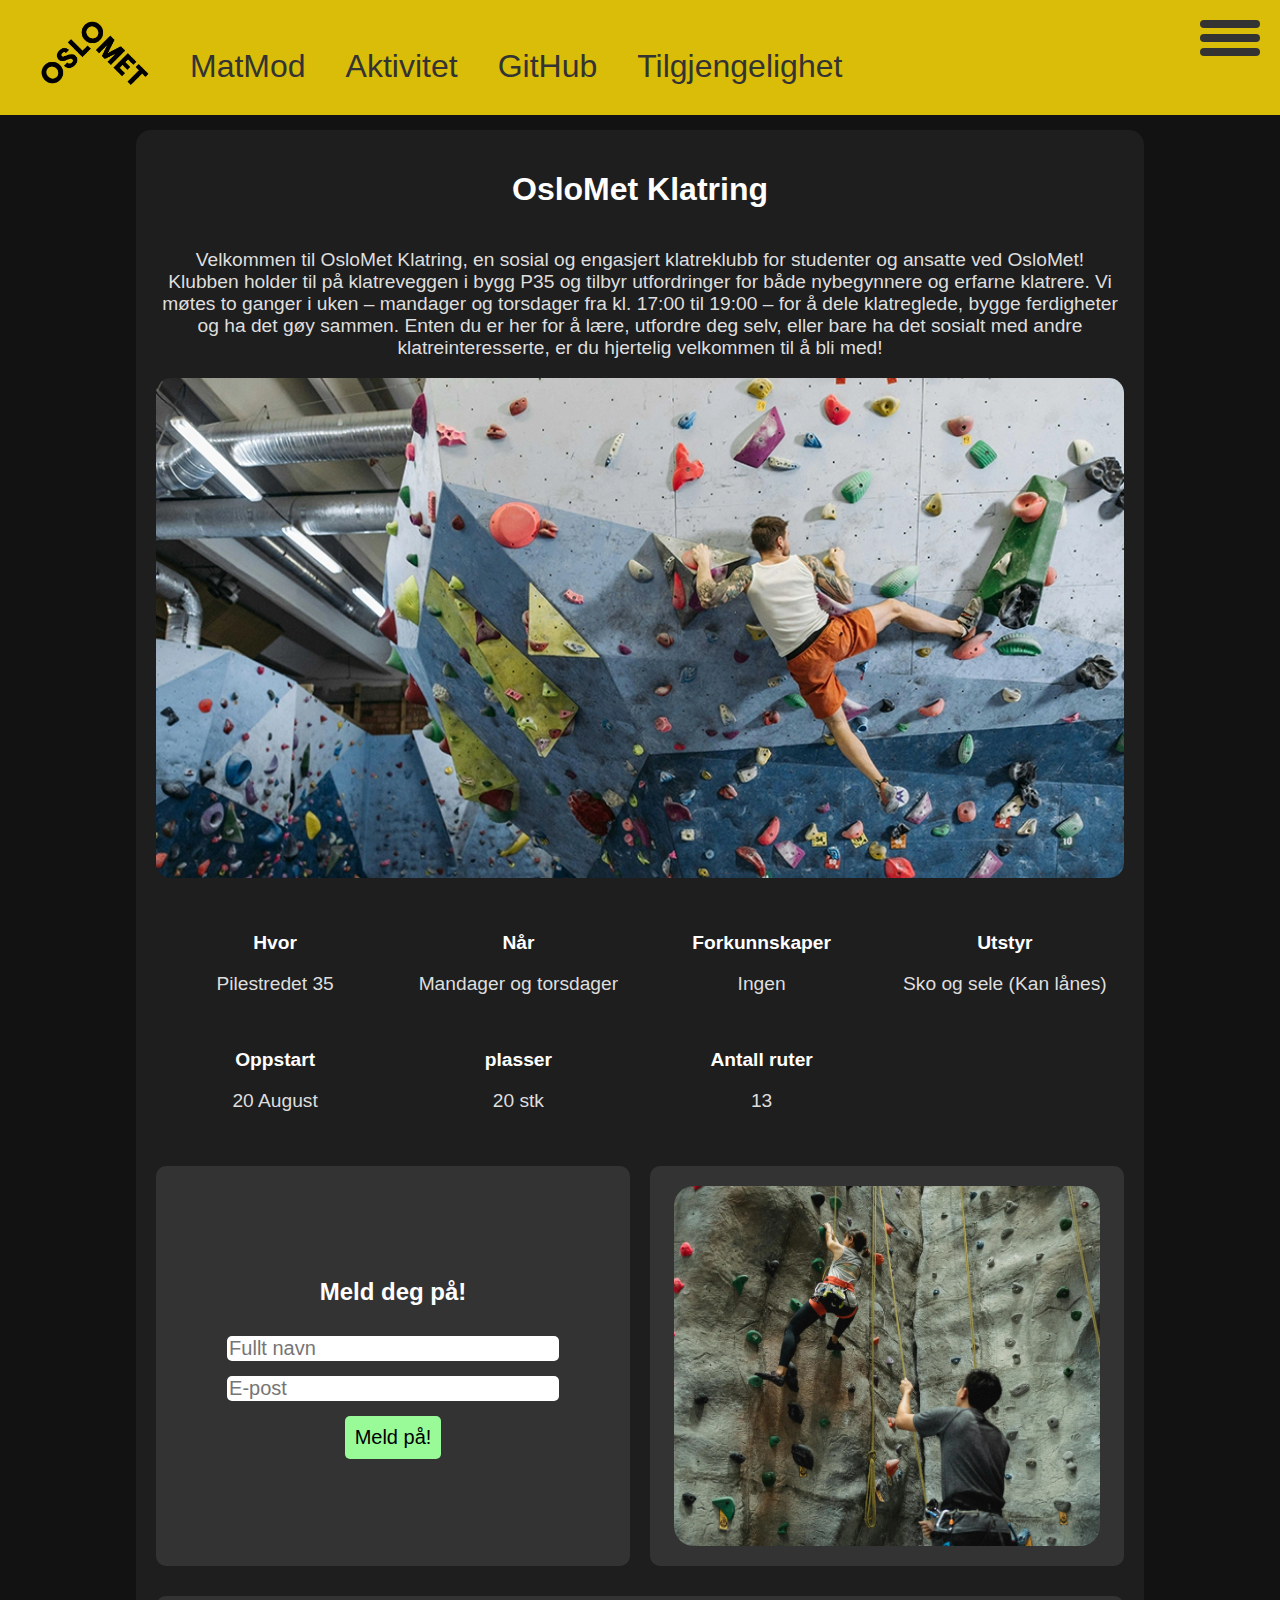
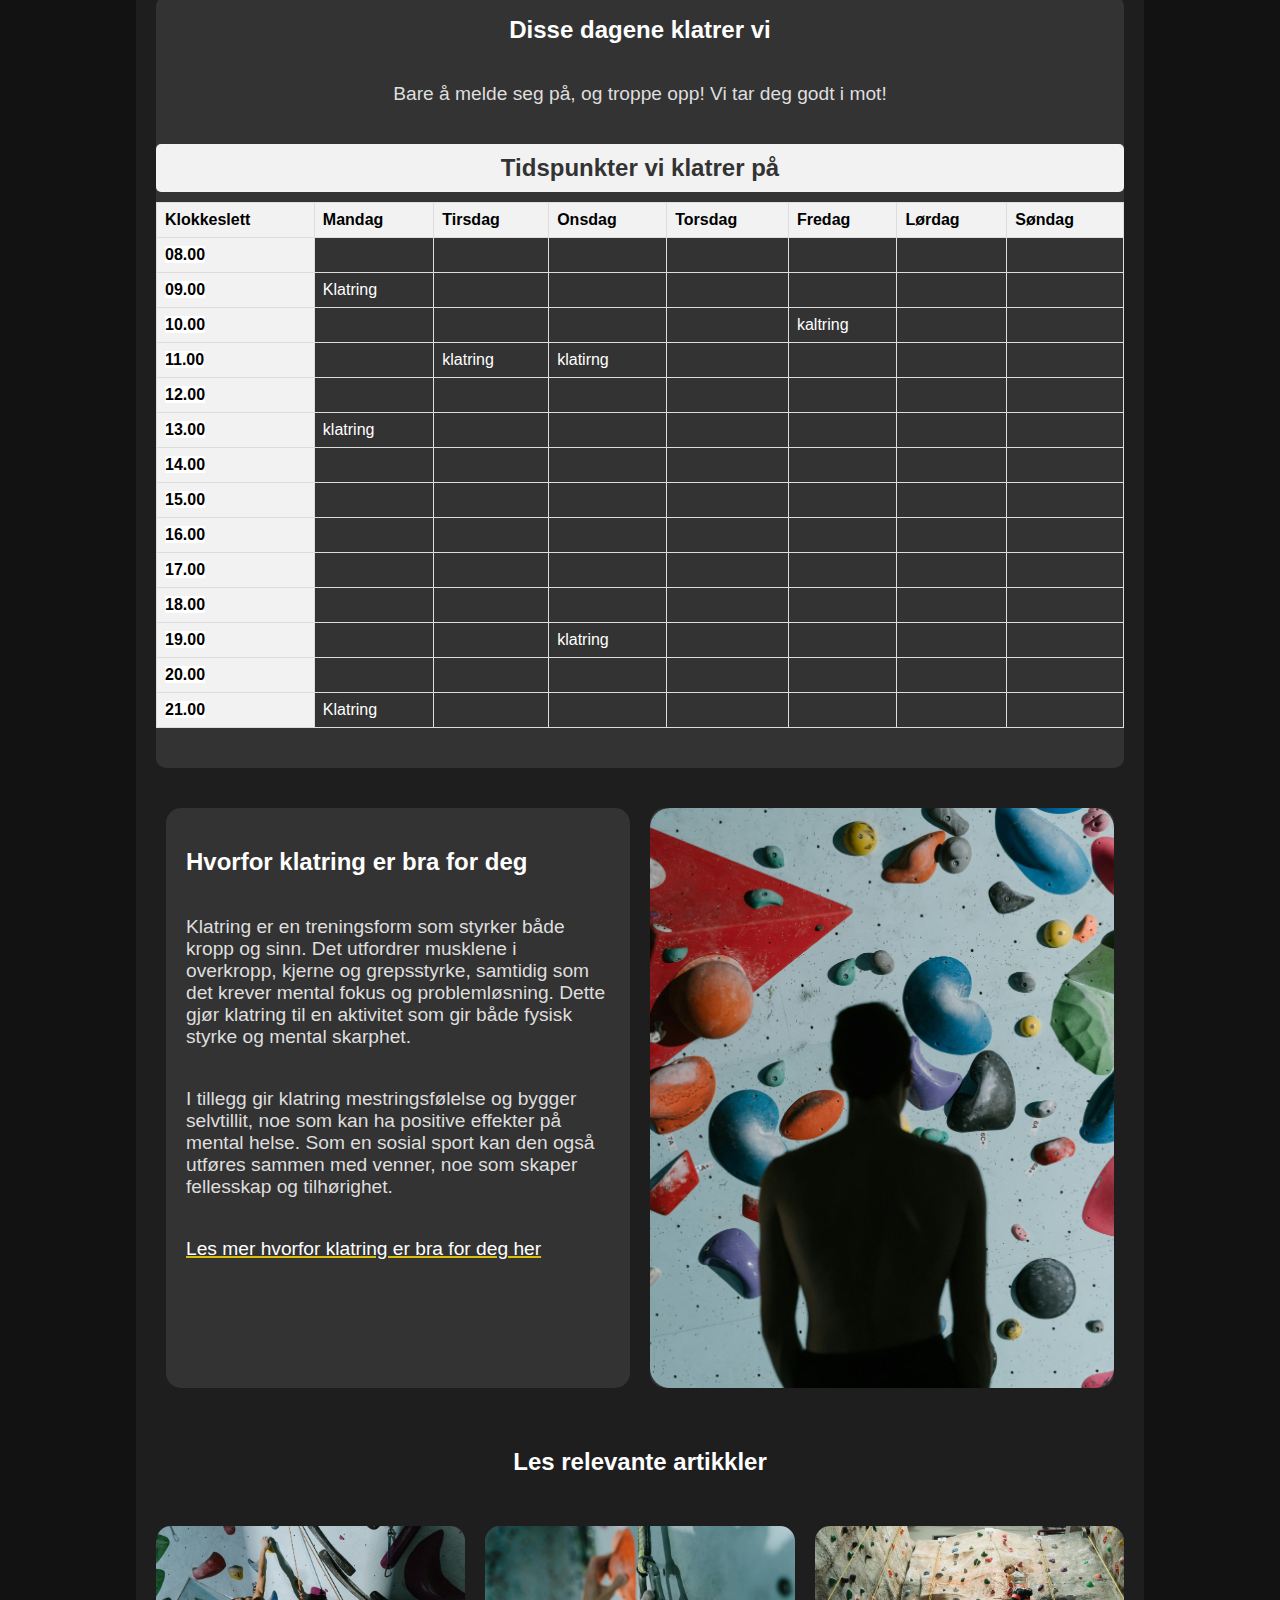
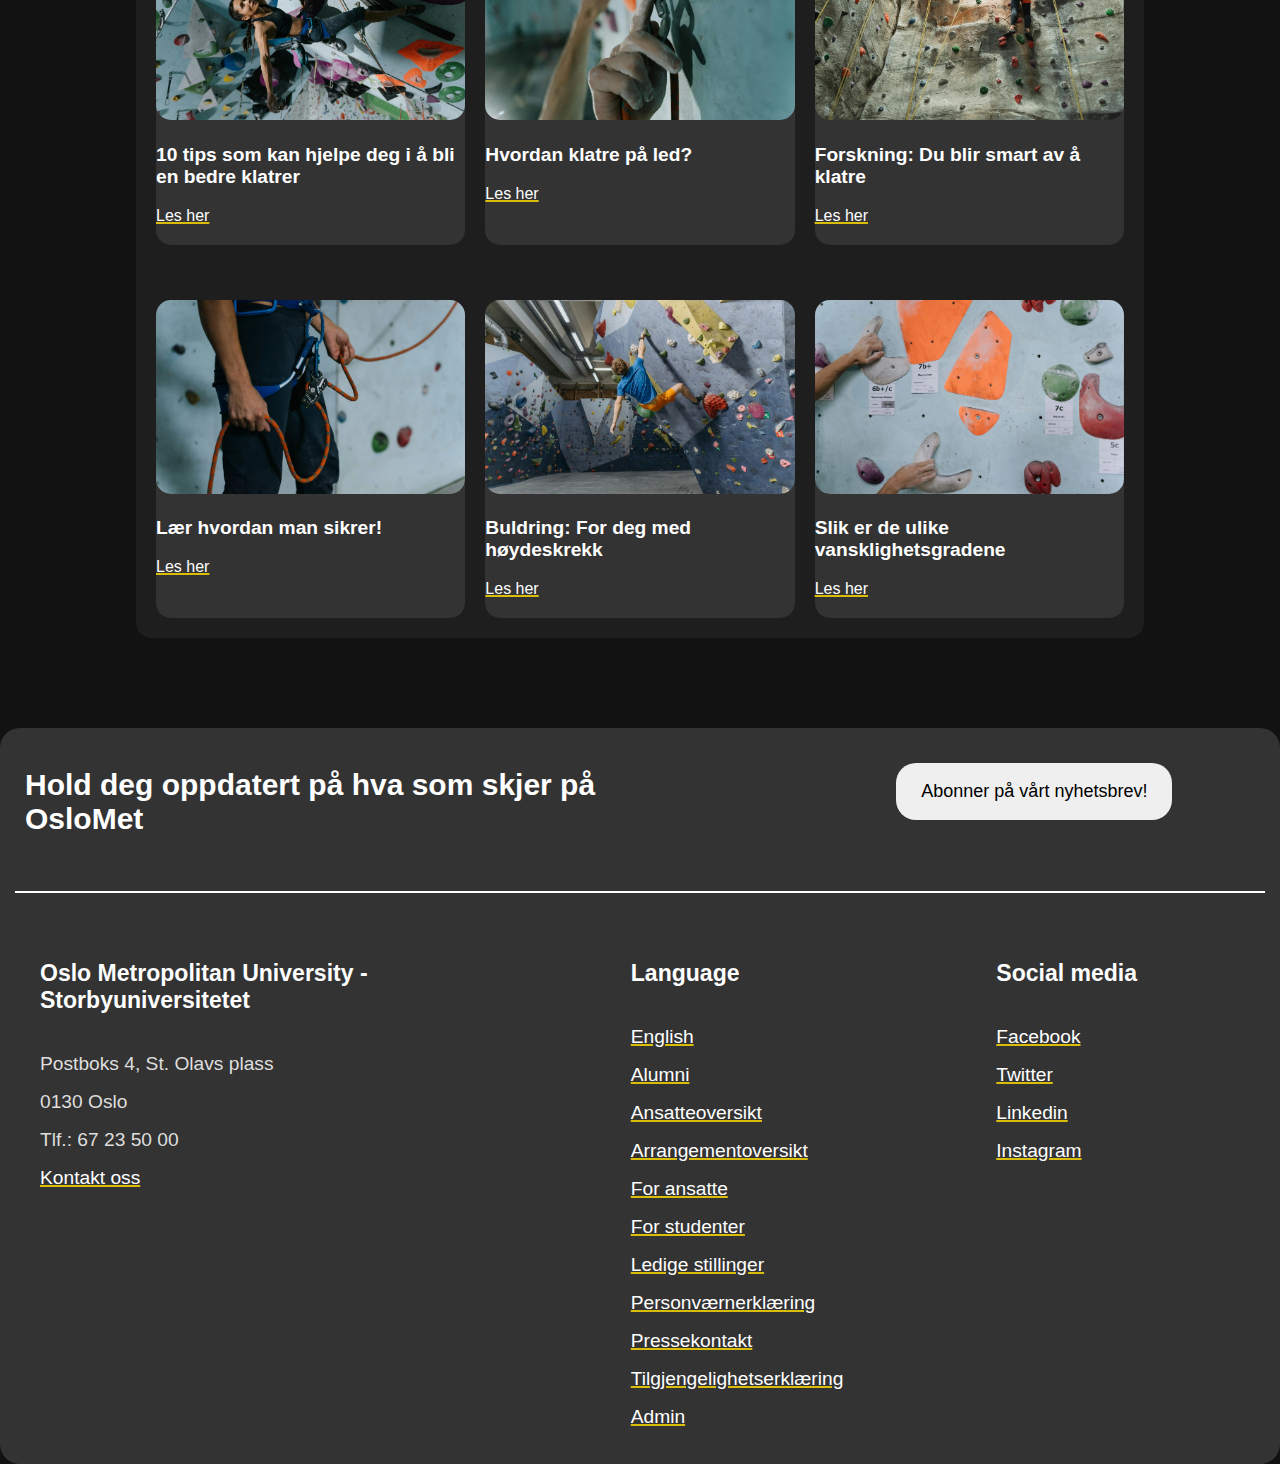
<file: activity.html>
<!DOCTYPE html>
<html lang="no">

<head>
  <meta charset="UTF-8">
  <meta name="viewport" content="width=device-width, initial-scale=1.0">
  <title>Aktivitet</title>
  <link rel="stylesheet" href="style/style.css">
  <link rel="preconnect" href="https://fonts.googleapis.com">
  <link rel="preconnect" href="https://fonts.gstatic.com" crossorigin>
  <link href="https://fonts.googleapis.com/css2?family=Montserrat:ital,wght@0,100..900;1,100..900&display=swap"
    rel="font-link">
    <link rel="shortcut icon" href="https://www.oslomet.no/build/images/favicon-32x32.webp">
</head>

<body>
  <header>
    <img class="logo" src="media/logo-OsloMet.webp" alt="logo-OsloMet">
    <!-- Fotograf: ukjent. Bilde hentet fra OsloMet.no -->
    <nav aria-hidden="true" class="horizontal-nav">
        <a href="index.html">
            <div>MatMod</div>
        </a>
        <a href="activity.html">
            <div>Aktivitet</div>
        </a>
        <a href="github.html">
            <div>GitHub</div>
        </a>
        <a href="accessibility.html">
            <div>Tilgjengelighet</div>
        </a>
    </nav>
    <label class="hamburger-meny">
        <input type="checkbox" aria-label="Navigasjonsmeny">
    </label>
    <aside class="sidebar">
        <nav aria-label="hovedmeny">
            <a class="nav-item" href="index.html" >
           MatMod 
            </a>
            <a class="nav-item" href="activity.html" aria-current="page">
            Aktivitet
            </a>
            <a class="nav-item" href="github.html">
            GitHub
            </a>
            <a class="nav-item" href="accessibility.html">
            Tilgjengelighet
            </a>
        </nav>
    </aside>
</header>

<div class="content-grid">   
  <div class="left-margin"></div>
  <main class="content">  
    
   
      <!--  Content her -->


      <!--  Øverste del bestående av overskrit, brødtekst og bilde-->
    <article class="introduksjons-article">
      <h1>OsloMet Klatring</h1>
      <div class="introduksjons-conteiner">
        <div>
        <p>Velkommen til OsloMet Klatring, en sosial og engasjert klatreklubb
        for studenter og ansatte ved OsloMet! Klubben holder til på klatreveggen i
        bygg P35 og tilbyr utfordringer for både nybegynnere og erfarne klatrere.
        Vi møtes to ganger i uken – mandager og torsdager fra kl. 17:00 til 19:00 –
        for å dele klatreglede, bygge ferdigheter og ha det gøy sammen. Enten du er
        her for å lære, utfordre deg selv, eller bare ha det sosialt med andre klatreinteresserte,
        er du hjertelig velkommen til å bli med!
        </p>
      </div>
    </div>
      <section class="introduksjons-seksjon-bilde-contener">
        <img class="gitcommit1" src="media/aktivitets-bilde-1.webp" alt="Man som klatrer">
        <!-- Fotograf Pavel-Pexelsdanilyuk / hentet fra pexels.com -->
      </section>
    </article>

<!--  rutenett om generell informasjon -->
     <article id="Generell info" class="inner-grid">
        <div>
          <h3>Hvor</h3>
          <p>Pilestredet 35</p>
        </div>
        <div>
          <h3>Når</h3>
          <p>Mandager og torsdager</p>
        </div>
        <div>
          <h3>Forkunnskaper</h3>
          <p>Ingen</p>
        </div>
        <div>
          <h3>Utstyr</h3>
          <p>Sko og sele (Kan lånes)</p>
        </div>
        <div>
          <h3>Oppstart</h3>
          <p>20 August</p>
        </div>
        <div>
          <h3>plasser</h3>
          <p>20 stk</p>
        </div>
        <div>
          <h3>Antall ruter </h3>
          <p>13</p>
        </div>
     </article>

     <!--  Split layout med to horisontale bokser. Påmeldingsskjema i venstre boks, og et bilde i høyre -->
      <article class="a-påmelding-seksjon">
        <section class="a-left-section">
          <h2>Meld deg på!</h2>
          <input class="påmelding-placeholder" type="text" placeholder="Fullt navn" aria-label="Fullt navn">
          <input class="påmelding-placeholder" type="text" placeholder="E-post" aria-label="Epost">
          <button class="a-btn">Meld på!</button>
        </section>
        <section class="a-rigth-section">
          <img class="påmelding-bilde" src="media/aktiviets-bilde-2.webp" alt="Dame som klarter og blir sikret av en mann">
        <!-- Fotograf: Allan Mass. Hentet fra Pexels -->
        </section>
      </article>


      <!--  Her er en tabell over hivlke dager det klatres -->
      <article class="a-dager-klatres-article">
        <h2>Disse dagene klatrer vi</h2>
        <p>Bare å melde seg på, og troppe opp! Vi tar deg godt i mot!</p>

        <table>
          <caption>Tidspunkter vi klatrer på</caption>
          <thead>
            <tr>
              <th scope="col"> <span class="tekstfarge">Klokkeslett </span></th>
              <th scope="col"> <span class="tekstfarge">Mandag </span></th>
              <th scope="col"> <span class="tekstfarge">Tirsdag </span></th>
              <th scope="col"> <span class="tekstfarge">Onsdag </span></th>
              <th scope="col"> <span class="tekstfarge">Torsdag </span></th>
              <th scope="col"> <span class="tekstfarge">Fredag </span></th>
              <th scope="col"> <span class="tekstfarge">Lørdag </span></th>
              <th scope="col"> <span class="tekstfarge">Søndag </span></th>
            </tr>
          </thead>

          <tbody>
            <tr>
              <th scope="row"> <span class="tekst-boks-farge">08.00 </span></th>
              <td></td>
              <td></td>
              <td></td>
              <td></td>
              <td></td>
              <td></td>
              <td></td>
            </tr>
            <th scope="row"> <span class="tekst-boks-farge">09.00 </span></th>
            <td>Klatring</td>
            <td></td>
            <td></td>
            <td></td>
            <td></td>
            <td></td>
            <td></td>
            </tr>
            <th scope="row"> <span class="tekst-boks-farge">10.00 </span></th>
            <td></td>
            <td></td>
            <td></td>
            <td></td>
            <td>kaltring</td>
            <td></td>
            <td></td>
            </tr>
            <th scope="row"> <span class="tekst-boks-farge">11.00 </span></th>
            <td></td>
            <td>klatring</td>
            <td>klatirng</td>
            <td></td>
            <td></td>
            <td></td>
            <td></td>
            </tr>
            <th scope="row"> <span class="tekst-boks-farge">12.00 </span></th>
            <td></td>
            <td></td>
            <td></td>
            <td></td>
            <td></td>
            <td></td>
            <td></td>
            </tr>
            <th scope="row"> <span class="tekst-boks-farge">13.00 </span></th>
            <td>klatring</td>
            <td></td>
            <td></td>
            <td></td>
            <td></td>
            <td></td>
            <td></td>
            </tr>
            <th scope="row"> <span class="tekst-boks-farge">14.00 </span></th>
            <td></td>
            <td></td>
            <td></td>
            <td></td>
            <td></td>
            <td></td>
            <td></td>
            </tr>
            <th scope="row"> <span class="tekst-boks-farge">15.00 </span></th>
            <td></td>
            <td></td>
            <td></td>
            <td></td>
            <td></td>
            <td></td>
            <td></td>
            </tr>
            <th scope="row"> <span class="tekst-boks-farge">16.00 </span></th>
            <td></td>
            <td></td>
            <td></td>
            <td></td>
            <td></td>
            <td></td>
            <td></td>
            </tr>
            <th scope="row"> <span class="tekst-boks-farge">17.00 </span></th>
            <td></td>
            <td></td>
            <td></td>
            <td></td>
            <td></td>
            <td></td>
            <td></td>
            </tr>
            <th scope="row"> <span class="tekst-boks-farge">18.00 </span></th>
            <td></td>
            <td></td>
            <td></td>
            <td></td>
            <td></td>
            <td></td>
            <td></td>
            </tr>
            <th scope="row"> <span class="tekst-boks-farge">19.00 </span></th>
            <td></td>
            <td></td>
            <td>klatring</td>
            <td></td>
            <td></td>
            <td></td>
            <td></td>
            </tr>
            <th scope="row"> <span class="tekst-boks-farge">20.00 </span></th>
            <td></td>
            <td></td>
            <td></td>
            <td></td>
            <td></td>
            <td></td>
            <td></td>
            </tr>
            <th scope="row"> <span class="tekst-boks-farge">21.00 </span></th>
            <td>Klatring</td>
            <td></td>
            <td></td>
            <td></td>
            <td></td>
            <td></td>
            <td></td>
            </tr>
          </tbody>
        </table>
      </article> 

    
      <!-- layout med to horisontale bokser. tekst i venstre boks, og et bilde i høyre -->  
<article class="a-hvorfor-klatre-article">
     <section>
        <h2>Hvorfor klatring er bra for deg</h2>
        <p>
            Klatring er en treningsform som styrker både kropp og sinn. Det utfordrer musklene i
            overkropp, kjerne og grepsstyrke, samtidig som det krever mental fokus og problemløsning.
            Dette gjør klatring til en aktivitet som gir både fysisk styrke og mental skarphet.
        </p>
        <p>
            I tillegg gir klatring mestringsfølelse og bygger selvtillit, noe som kan ha positive
            effekter på mental helse. Som en sosial sport kan den også utføres sammen med venner,
            noe som skaper fellesskap og tilhørighet.

            <a href="https://bit.ly/rulleski32"><p>Les mer hvorfor klatring er bra for deg her</p></a>
        </p> 
    </section>
     <section>
        <img class="klatrebilde3" src="media/aktivitets-bilde-3.webp" alt="dame som klatrer">
        <!--Fotograf Cottonbro Studios- hentet fra Pexels -->
     </section>
</article>


<!--  grid layout med ulike artikler mean kan lese -->
<article>
  <div class="overskriftboks"> 
    <h2>Les relevante artikkler</h2>
  </div>

  <section class="relevante-artikler-grid">
    <div><img class="artikel-bilder" src="media/aktivitets-bilde-4.webp" alt="Dame som svinger seg fra et grep til et annet">
        <!--Fotograf Cottonbro Studios- hentet fra Pexels -->
        <h3>10 tips som kan hjelpe deg i å bli en bedre klatrer</h3>
        <a href="https://bit.ly/rulleski32">Les her</a>
    </div>
    <div><img class="artikel-bilder" src="media/aktivitets-bilde-5.webp" alt="Fingre som holder et grep og en karabin">
         <!--Fotograf Cottonbro Studios- hentet fra Pexels -->
        <h3>Hvordan klatre på led?</h3>
        <a href="https://bit.ly/rulleski32">Les her</a>
    </div>
    <div><img class="artikel-bilder" src="media/aktivitets-bilde-6.webp" alt="Dame i klatrevegg med led">
       <!-- Fotograf: Allan Mass. Hentet fra Pexels -->
        <h3>Forskning: Du blir smart av å klatre</h3>
        <a href="https://bit.ly/rulleski32">Les her</a>
    </div>
    <div><img class="artikel-bilder" src="media/aktivitets-bilde-7.webp" alt="Person som sikrer et led">
       <!--Fotograf Cottonbro Studios- hentet fra Pexels -->
        <h3>Lær hvordan man sikrer!</h3>
        <a href="https://bit.ly/rulleski32">Les her</a>
    </div>
    <div><img class="artikel-bilder" src="media/aktivitets-bilde-8.webp" alt="En mann i blå t-skjorte som buldrer">
         <!-- Fotograf Pavel-Pexelsdanilyuk / hentet fra pexels.com -->
        <h3>Buldring: For deg med høydeskrekk</h3>
        <a href="https://bit.ly/rulleski32">Les her</a>
    </div>
    <div><img class="artikel-bilder" src="media/aktivitets-bilde-9.webp" alt="To hender som holder i to grep">
       <!--Fotograf Cottonbro Studios- hentet fra Pexels -->
        <h3>Slik er de ulike vansklighetsgradene</h3>
        <a href="https://bit.ly/rulleski32">Les her</a>
      </div>
    </section>
  </article>
  </main>
  <div class="right-margin"></div>
</div>


<!--  footer beståenda av en "header" med en overskrift og en knapp. og en main del med relevante lenker -->
<footer>
  <div class="sub-footer">
  <div class="footer-headline">
      <div class="footer-headline-left"><h2>Hold deg oppdatert på hva som skjer på OsloMet</h2></div>
      <div class="footer-headline-mid"></div>
      <div class="footer-headline-rigth"><button class="btn-abonner-nyhetsbrev" aria-label="abonner på vårt nyhetsbrev" onclick="window.location.href='https://www.oslomet.no/nyhetsbrev'"><p>Abonner på vårt nyhetsbrev!</p></button></div>
  </div>
</div>
<!--  her er det en flex-layout med 3 bokser/kolonner, som inneholder hver sin kollonne med lenker.-->
<div class="footer-main">
    <!-- venstre kolonne -->
      <div class="footer-main-left">
            <ul>
              <li> <h3> Oslo Metropolitan University - Storbyuniversitetet </h3></li>
              <li>Postboks 4, St. Olavs plass</li>
              <li>0130 Oslo</li>
              <li>Tlf.: 67 23 50 00</li>
              <li><a href="https://www.oslomet.no/om/kontakt">Kontakt oss</a></li>
              <li></li>
            </ul>
      </div>
       <!-- midterste kolonne -->
      <div class="footer-main-middle">
          <ul>
              <li><h3>Language</h3></li>
              <li><a href="https://bit.ly/rulleski32">English</a></li>
              <li><a href="https://bit.ly/rulleski32">Alumni</a></li>
              <li><a href="https://bit.ly/rulleski32">Ansatteoversikt</a></li>
              <li><a href="https://bit.ly/rulleski32">Arrangementoversikt</a></li>
              <li><a href="https://bit.ly/rulleski32">For ansatte</a></li>
              <li><a href="https://bit.ly/rulleski32">For studenter</a></li>
              <li><a href="https://bit.ly/rulleski32">Ledige stillinger</a></li>
              <li><a href="https://bit.ly/rulleski32">Personværnerklæring</a></li>
              <li><a href="https://bit.ly/rulleski32">Pressekontakt</a></li>
              <li><a href="https://bit.ly/rulleski32">Tilgjengelighetserklæring</a></li>
              <li><a href="https://bit.ly/rulleski32">Admin</a></li>
          </ul>
      </div>
       <!-- kollonne til høyre -->
      <div class="footer-main-rigth">
          <ul>
              <li><h3>Social media</h3></li>
              <li><a href="https://bit.ly/rulleski32">Facebook</a></li>
              <li><a href="https://bit.ly/rulleski32">Twitter</a></li>
              <li><a href="https://bit.ly/rulleski32">Linkedin</a></li>
              <li><a href="https://bit.ly/rulleski32">Instagram</a></li>
          </ul>
  </div>
</footer>

</body>
</html>
</file>
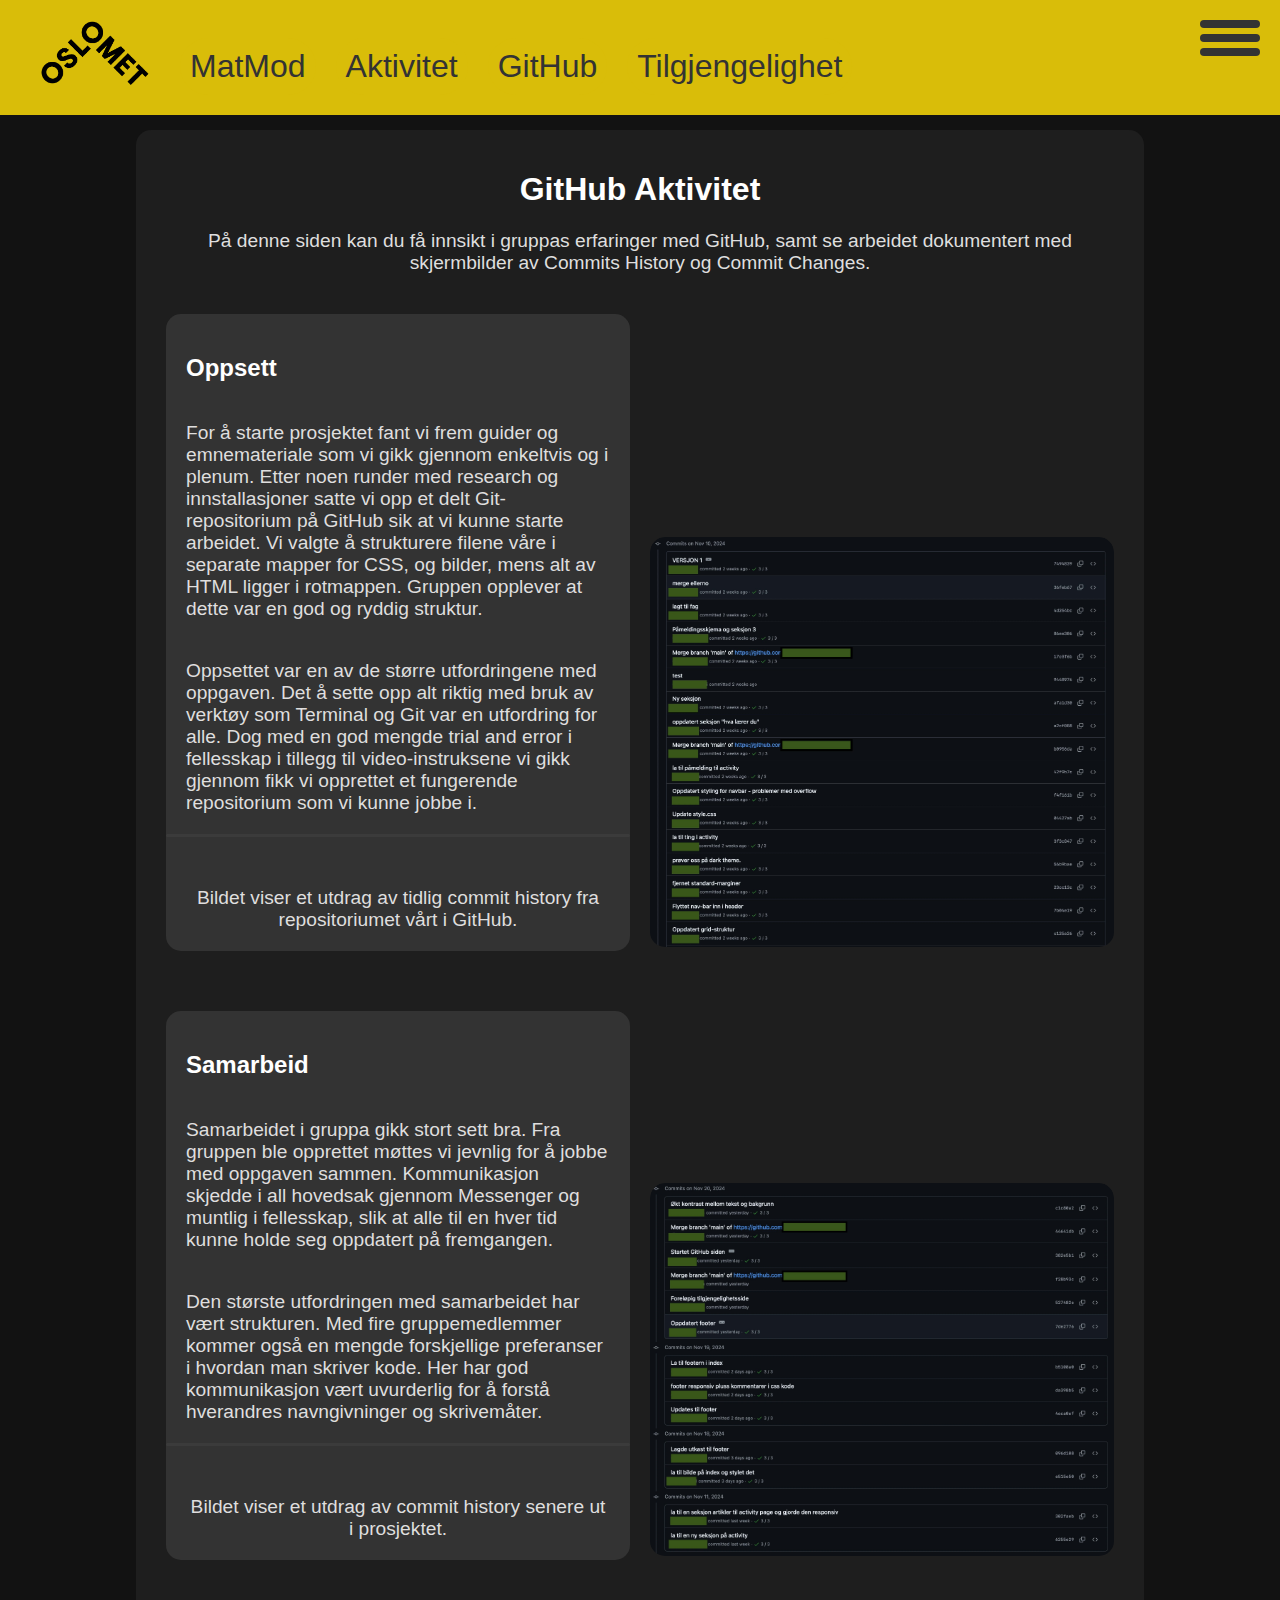
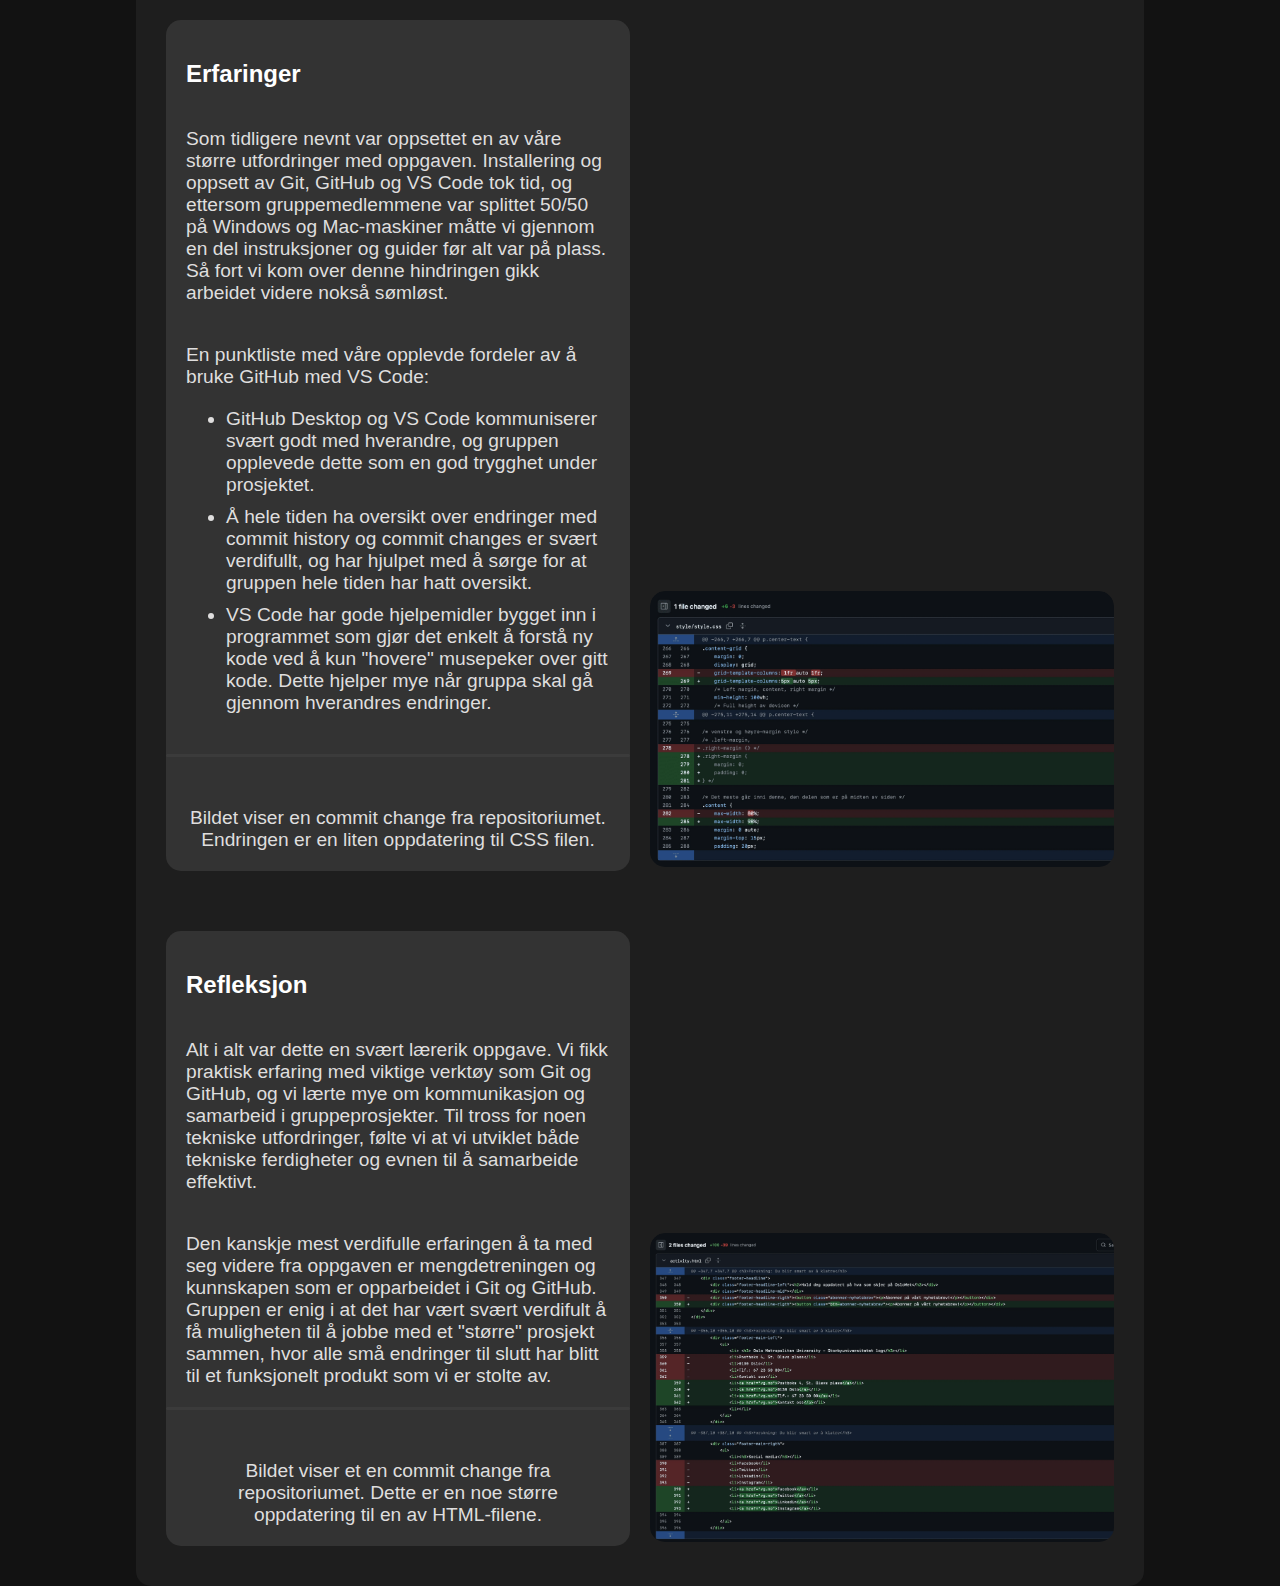
<file: github.html>
<!DOCTYPE html>
<html lang="no">

<head>
    <meta charset="UTF-8">
    <meta name="viewport" content="width=device-width, initial-scale=1.0">
    <title>GitHub</title>
    <link rel="stylesheet" href="style/style.css">
    <link rel="preconnect" href="https://fonts.googleapis.com">
    <link rel="preconnect" href="https://fonts.gstatic.com" crossorigin>
    <link href="https://fonts.googleapis.com/css2?family=Montserrat:ital,wght@0,100..900;1,100..900&display=swap"
        rel="font-link">
        
</head>

<body>
    <header>
        <img class="logo" src="media/logo-OsloMet.webp" alt="logo-OsloMet">
        <!-- Fotograf: ukjent. Bilde hentet fra OsloMet.no -->
        <nav aria-hidden="true" class="horizontal-nav">
            <a href="index.html">
                <div>MatMod</div>
            </a>
            <a href="activity.html">
                <div>Aktivitet</div>
            </a>
            <a href="github.html">
                <div>GitHub</div>
            </a>
            <a href="accessibility.html">
                <div>Tilgjengelighet</div>
            </a>
        </nav>
        <label class="hamburger-meny">
            <input type="checkbox" aria-label="Navigasjonsmeny">
        </label>
        <aside class="sidebar">
            <nav aria-label="hovedmeny">
                <a class="nav-item" href="index.html" >
               MatMod 
                </a>
                <a class="nav-item" href="activity.html">
                Aktivitet
                </a>
                <a class="nav-item" href="github.html" aria-current="page">
                GitHub
                </a>
                <a class="nav-item" href="accessibility.html">
                Tilgjengelighet
                </a>
            </nav>
        </aside>
    </header>

    <div class="content-grid">
        <div class="left-margin"></div>
        <main class="content">
            
            <!--Content her-->

            <!-- layout med to horisontale bokser. tekst i venstre boks, og et klikkbart bilde i høyre (Ny fane) -->
            <article>
                <h1>GitHub Aktivitet</h1>
                <p class="git-undertekst">På denne siden kan du få innsikt i gruppas erfaringer med GitHub, samt se arbeidet 
                dokumentert med skjermbilder av Commits History og Commit Changes.
                </p>
             
                <section class="git-section">
                    <div>
                        <h2>Oppsett</h2>
                        <p>
                        For å starte prosjektet fant vi frem guider og emnemateriale som vi gikk gjennom enkeltvis og i plenum.
                        Etter noen runder med research og innstallasjoner satte vi opp et delt Git-repositorium på GitHub sik at vi kunne starte arbeidet. 
                        Vi valgte å strukturere filene våre i separate mapper for CSS, og bilder, mens alt av HTML ligger i rotmappen.
                        Gruppen opplever at dette var en god og ryddig struktur.
                        </p> 
                        <p>
                       Oppsettet var en av de større utfordringene med oppgaven. Det å sette opp alt riktig med bruk av verktøy som Terminal og Git
                       var en utfordring for alle. Dog med en god mengde trial and error i fellesskap i tillegg til video-instruksene vi gikk gjennom
                       fikk vi opprettet et fungerende repositorium som vi kunne jobbe i.
                        </p> 

                        <hr>

                        <p class="git-bildetekst">
                        Bildet viser et utdrag av tidlig commit history fra repositoriumet vårt i GitHub.
                         </p>

                    </div>
                <div class="bildeboks">

                    <a href="media/gitscreen2.webp" target="_blank">
                   <img class="gitcommit1" src="media/gitscreen2.webp" alt="Skjermbilde 1 av GitHub commit history">
                    </a>
               </div>
            </section>    

           <section class="git-section">

            <div>
               <h2>Samarbeid</h2>
               <p>
                   Samarbeidet i gruppa gikk stort sett bra. Fra gruppen ble opprettet møttes vi jevnlig for å jobbe med oppgaven sammen.
                   Kommunikasjon skjedde i all hovedsak gjennom Messenger og muntlig i fellesskap, slik at alle til en hver tid kunne
                   holde seg oppdatert på fremgangen.

               </p> 
               <p>
                   Den største utfordringen med samarbeidet har vært strukturen. Med fire gruppemedlemmer
                   kommer også en mengde forskjellige preferanser i hvordan man skriver kode.
                   Her har god kommunikasjon vært uvurderlig for å forstå hverandres navngivninger 
                   og skrivemåter.
               </p>

               <hr>
               
               <p class="git-bildetekst">
                Bildet viser et utdrag av commit history senere ut i prosjektet.
                </p>
           </div>
            <div class="bildeboks">
                <a href="media/gitscreen1.webp" target="_blank">
               <img class="gitcommit1" src="media/gitscreen1.webp" alt="Skjermbilde 2 av GitHub commit history">
               </a>
           </div>
       </section>    

       <section class="git-section">

        <div>
           <h2>Erfaringer</h2>
           <p>
               Som tidligere nevnt var oppsettet en av våre større utfordringer med oppgaven. Installering og
               oppsett av Git, GitHub og VS Code tok tid, og ettersom gruppemedlemmene var splittet 50/50
               på Windows og Mac-maskiner måtte vi gjennom en del instruksjoner og guider
               før alt var på plass. Så fort vi kom over denne hindringen gikk arbeidet videre nokså sømløst.
           </p> 
           
            <!-- Punktliste med stil tilpasset tekstboks -->
           <p>
            En punktliste med våre opplevde fordeler av å bruke GitHub med VS Code: 
            <ul class="punktliste1">
                <li>GitHub Desktop og VS Code kommuniserer svært godt med hverandre, og gruppen opplevede
                    dette som en god trygghet under prosjektet.
                </li>
                <li>Å hele tiden ha oversikt over endringer med commit history og
                    commit changes er svært verdifullt, og har hjulpet med å sørge for
                    at gruppen hele tiden har hatt oversikt.
                </li>
                <li>VS Code har gode hjelpemidler bygget inn i programmet som gjør det enkelt å 
                    forstå ny kode ved å kun "hovere" musepeker over gitt kode. Dette hjelper
                    mye når gruppa skal gå gjennom hverandres endringer.
                </li>
            </ul>
        </p>

        <hr>
           
           <p class="git-bildetekst">
            Bildet viser en commit change fra repositoriumet. 
            Endringen er en liten oppdatering til CSS filen.
            </p>
       </div>
        <div class="bildeboks">
            <a href="media/gitscreen3.webp" target="_blank">
           <img class="gitcommit1" src="media/gitscreen3.webp" alt="Skjermbilde 3 av GitHub commit history">
           </a>
       </div>
   </section>    

   <section class="git-section">

    <div>
       <h2>Refleksjon</h2>
       <p>
        Alt i alt var dette en svært lærerik oppgave. Vi fikk praktisk erfaring med viktige verktøy som Git og GitHub, 
        og vi lærte mye om kommunikasjon og samarbeid i gruppeprosjekter. Til tross for noen tekniske utfordringer, 
        følte vi at vi utviklet både tekniske ferdigheter og evnen til å samarbeide effektivt.
       </p> 
       <p>
        Den kanskje mest verdifulle erfaringen å ta med seg videre fra oppgaven er mengdetreningen og
        kunnskapen som er opparbeidet i Git og GitHub. Gruppen er enig i at det har vært svært
        verdifult å få muligheten til å jobbe med et "større" prosjekt sammen, hvor alle små endringer
        til slutt har blitt til et funksjonelt produkt som vi er stolte av.
       </p>

       <hr>
       
       <p class="git-bildetekst">
        Bildet viser et en commit change fra repositoriumet.
        Dette er en noe større oppdatering til en av HTML-filene.
        </p>
       
    </div>
    
    <div class="bildeboks">
        <a href="media/gitscreen4.webp" target="_blank">
       <img class="gitcommit1" src="media/gitscreen4.webp" alt="Skjermbilde 4 av GitHub commit history">
        </a>
    </div>
    
            </section>    
     </article>         
    </main>
</div>
<div class="right-margin"></div>
</body>
</html>
</file>
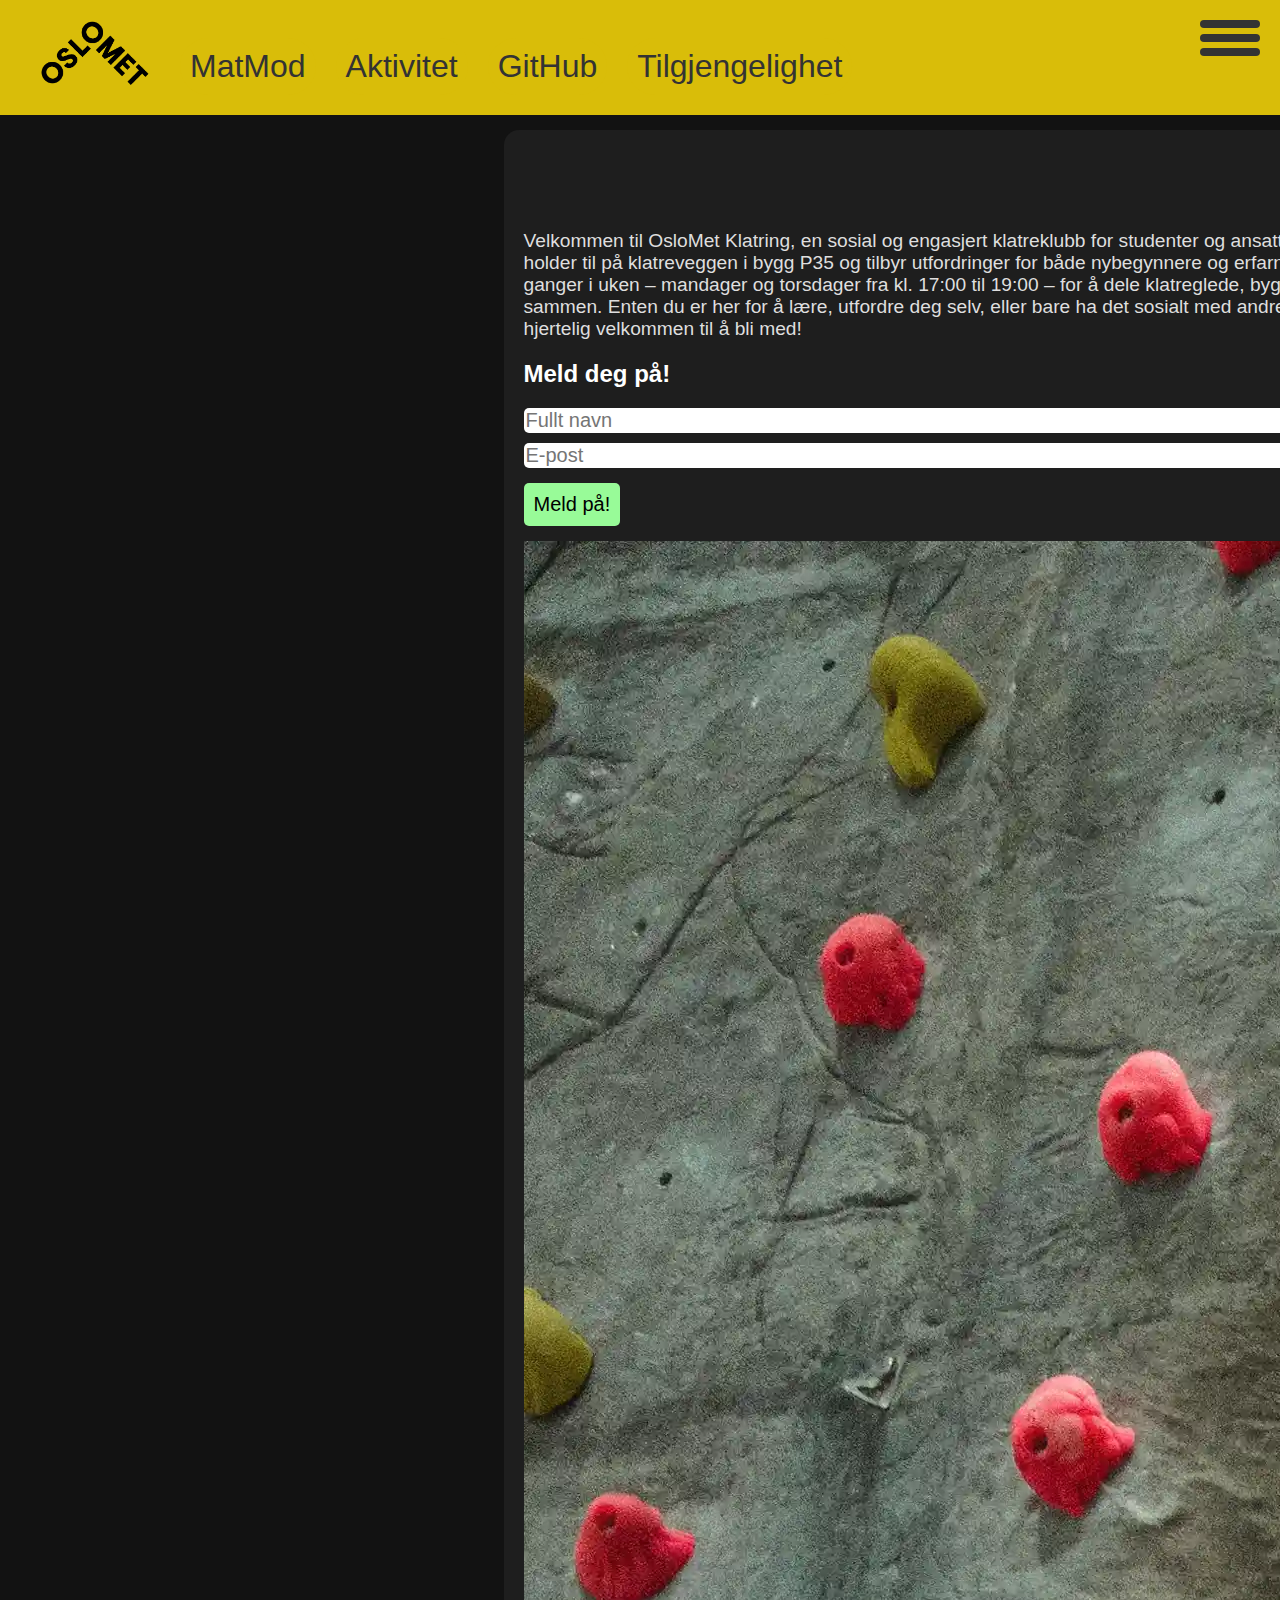
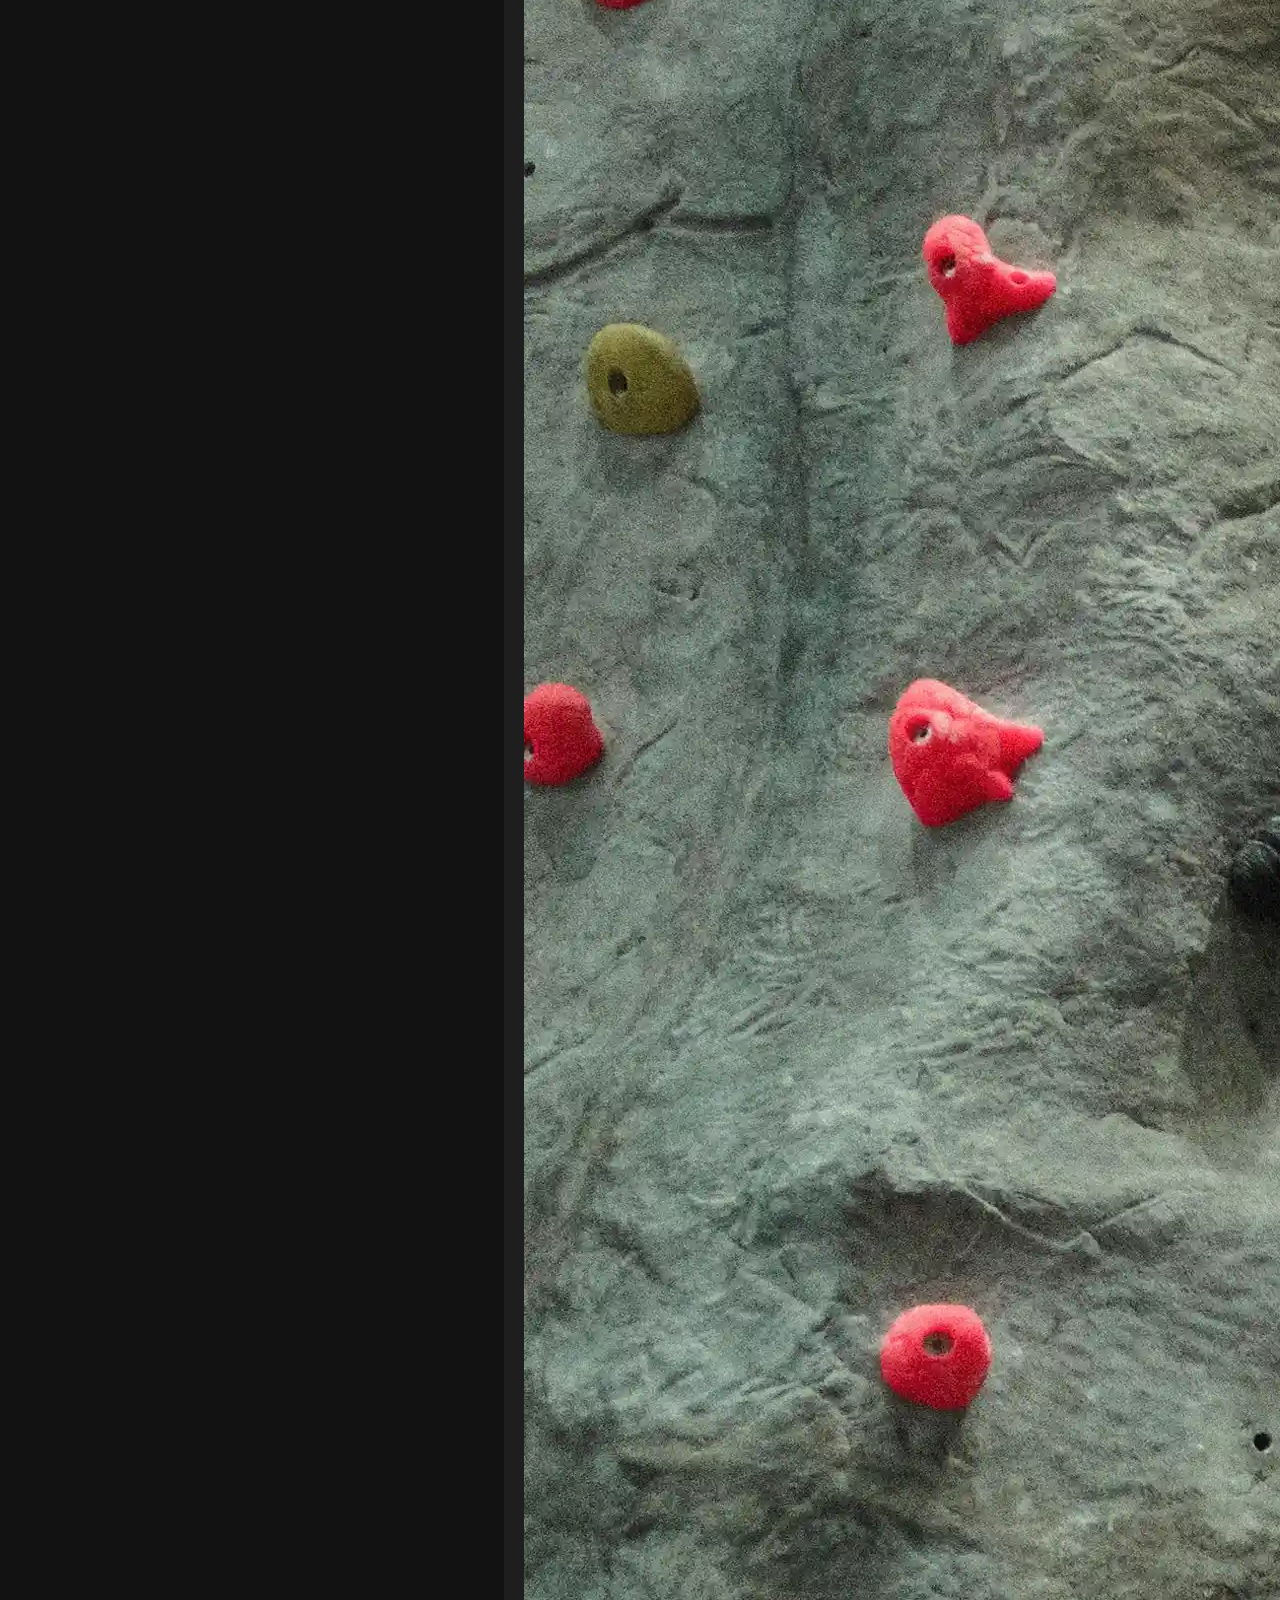
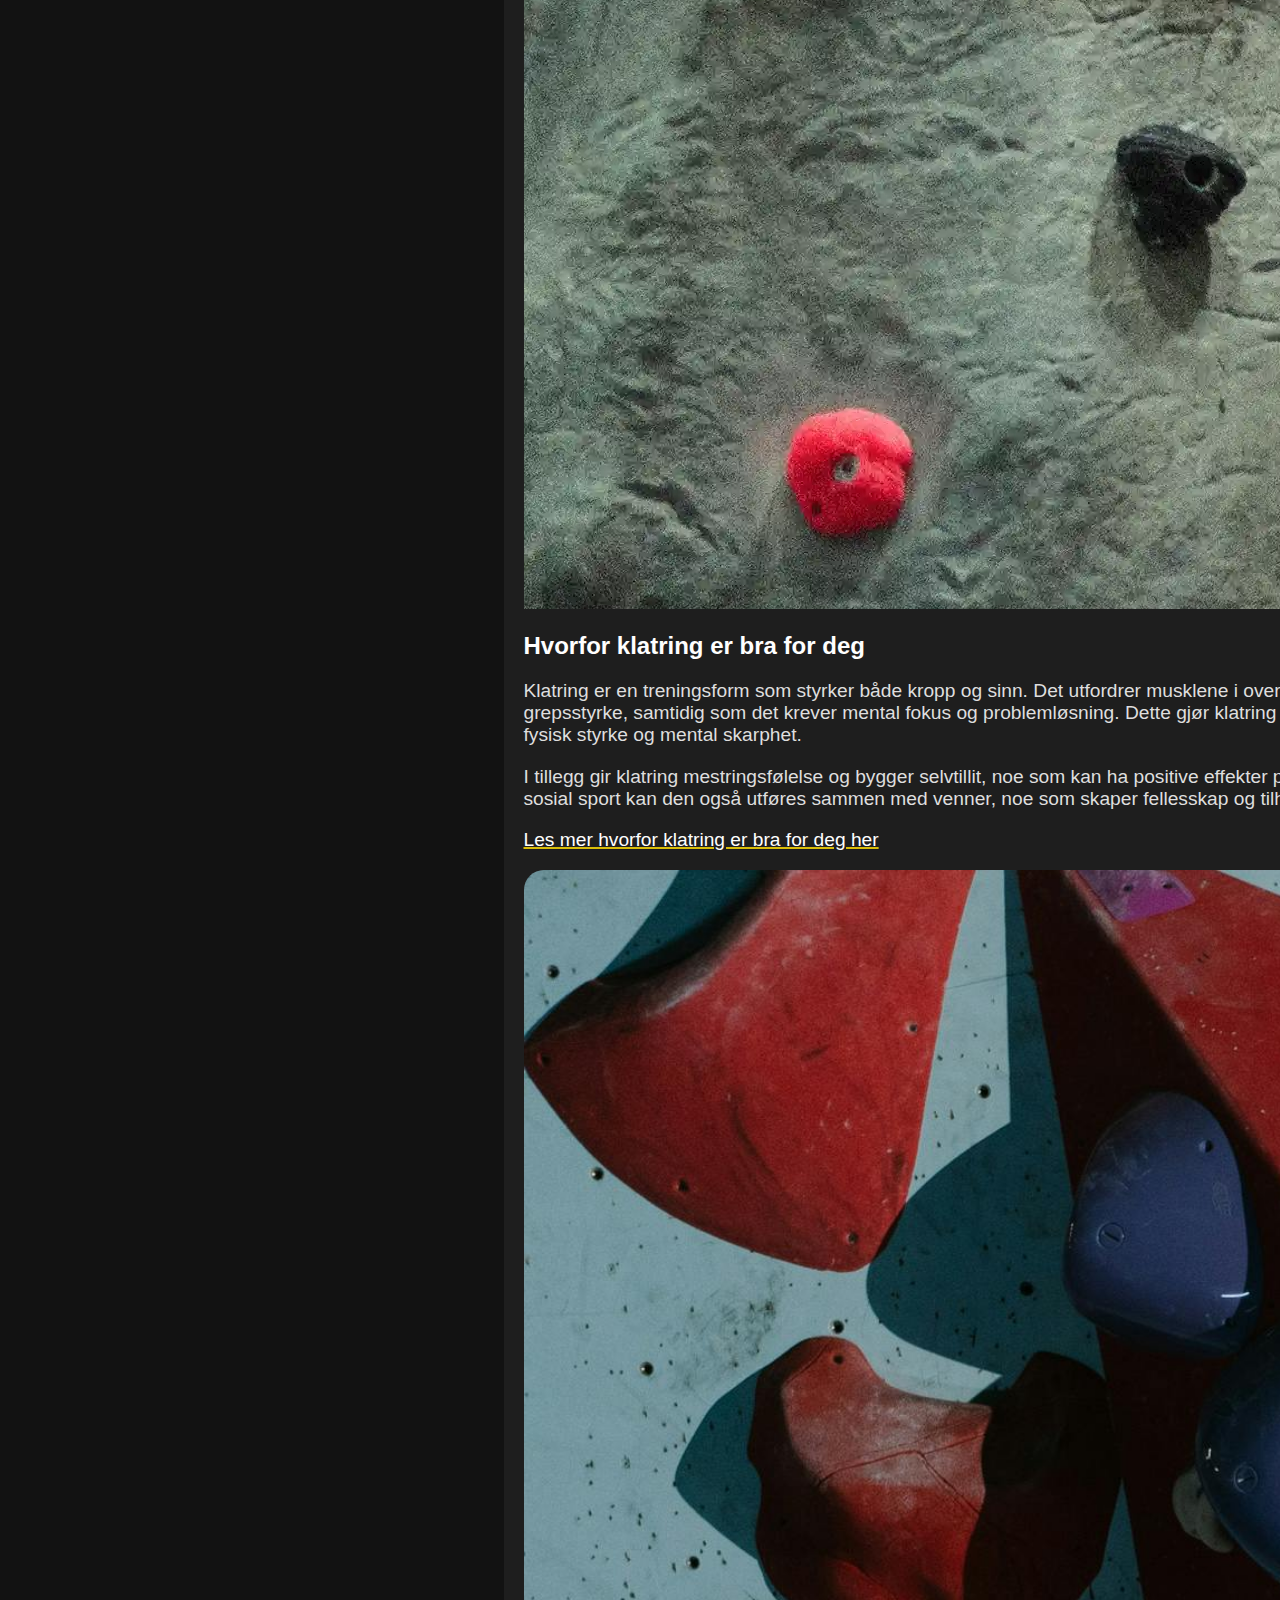
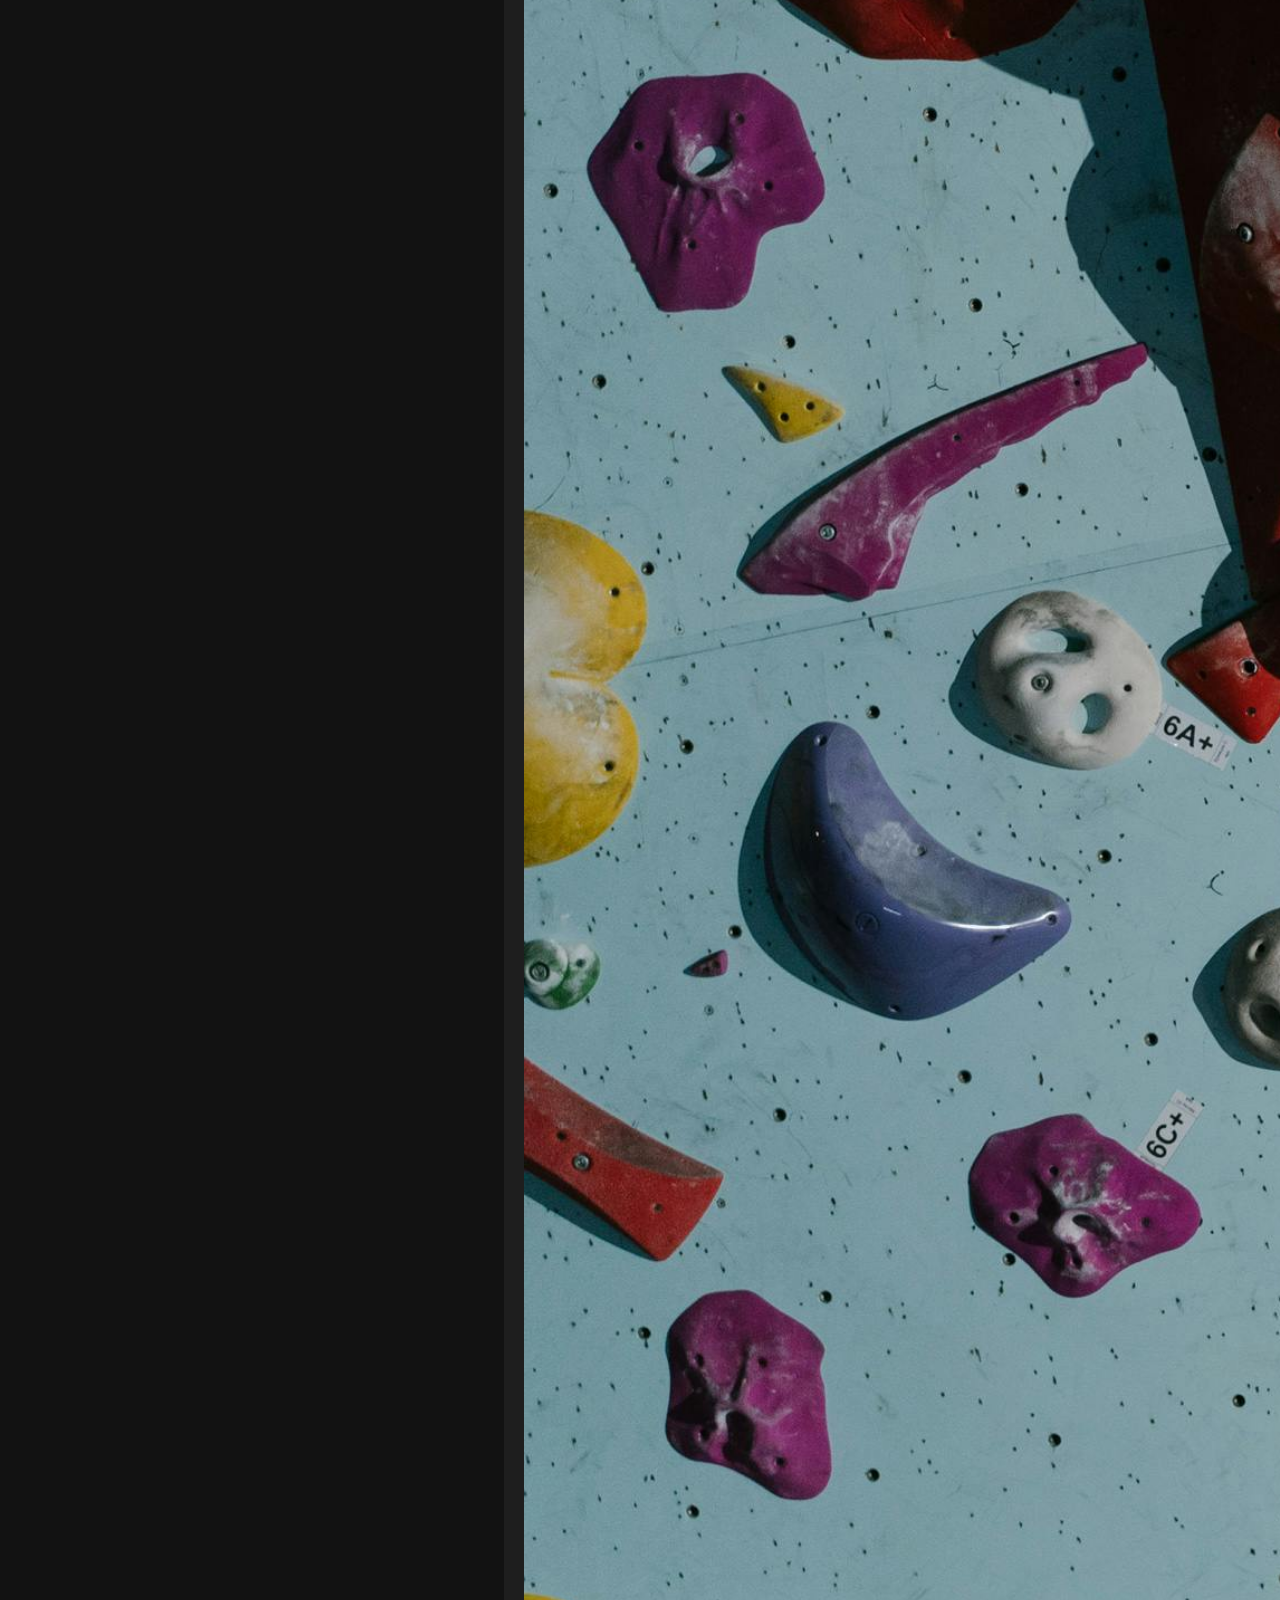
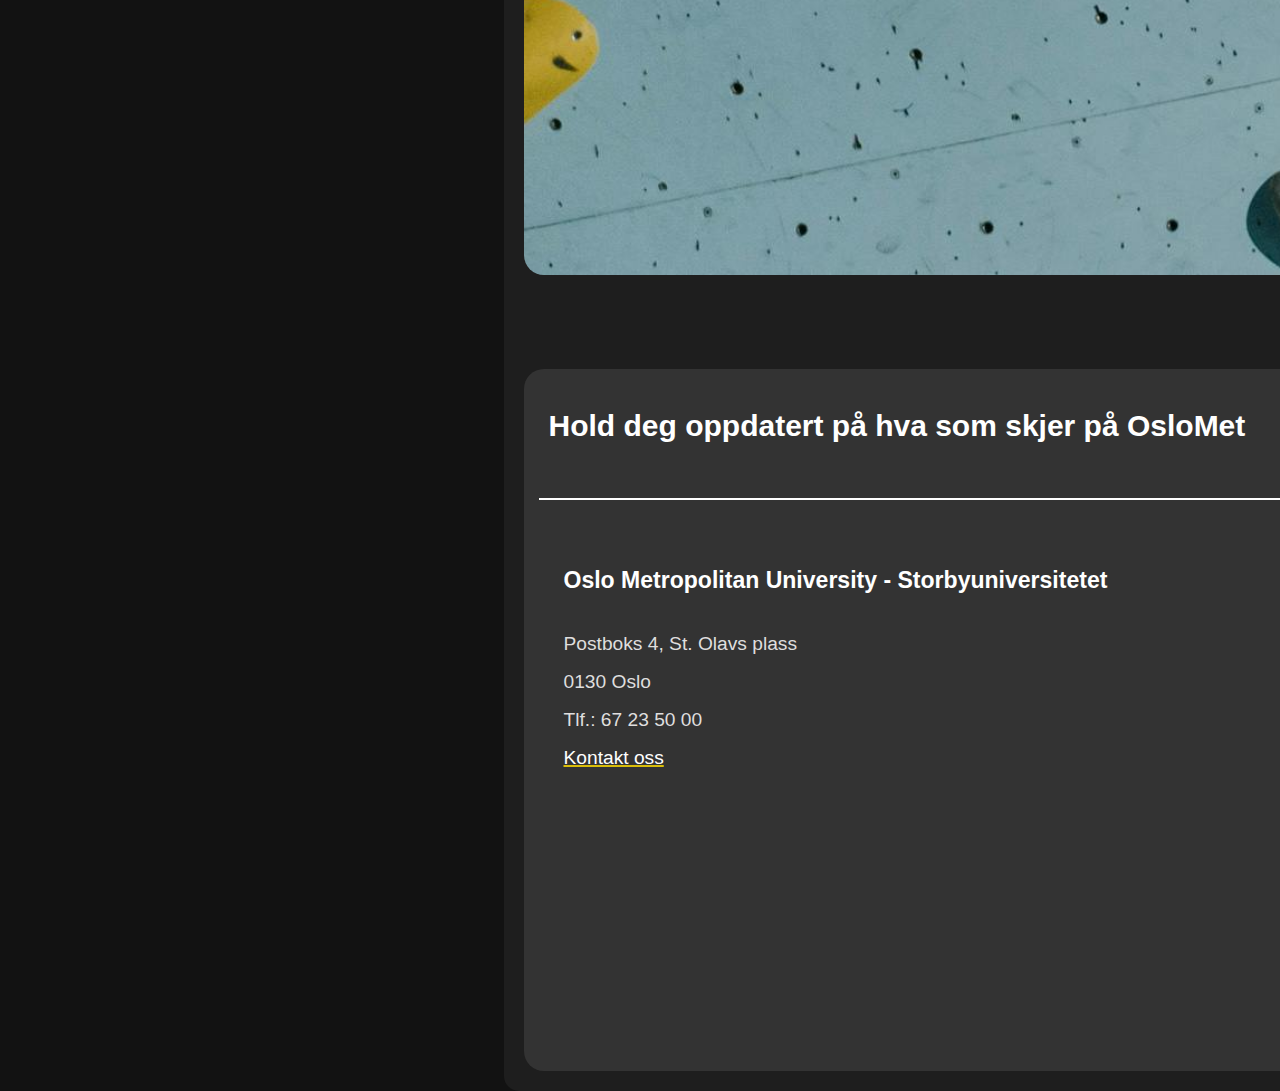
<file: test.html>
<!DOCTYPE html>
<html lang="no">

<head>
  <meta charset="UTF-8">
  <meta name="viewport" content="width=device-width, initial-scale=1.0">
  <title>Aktivitet</title>
  <link rel="stylesheet" href="style/style.css">
  <link rel="preconnect" href="https://fonts.googleapis.com">
  <link rel="preconnect" href="https://fonts.gstatic.com" crossorigin>
  <link href="https://fonts.googleapis.com/css2?family=Montserrat:ital,wght@0,100..900;1,100..900&display=swap"
    rel="font-link">
    <link rel="shortcut icon" href="https://www.oslomet.no/build/images/favicon-32x32.png">
</head>

<body>
  <header>
    <img class="logo" src="media/logo-OsloMet.png" alt="logo-OsloMet">
    <nav class="horizontal-nav">
      <a href="index.html">
        <div>MatMod</div>
      </a>
      <a href="activity.html">
        <div>Aktivitet</div>
      </a>
      <a href="github.html">
        <div>GitHub</div>
      </a>
      <a href="accessibility.html">
        <div>Tilgjengelighet</div>
      </a>
    </nav>
    <label class="hamburger-meny">
      <input type="checkbox">
    </label>
    <aside class="sidebar">
      <nav>
        <a href="index.html">
          <div>MatMod</div>
        </a>
        <a href="activity.html">
          <div>Aktivitet</div>
        </a>
        <a href="github.html">
          <div>GitHub</div>
        </a>
        <a href="accessibility.html">
          <div>Tilgjengelighet</div>
        </a>
      </nav>
    </aside>
</header>

<div class="content-grid">
  <div class="left-margin"></div>
  <div class="content">
      
      <!--  Content her -->

      <h1>OsloMet Test</h1>
      <p>Velkommen til OsloMet Klatring, en sosial og engasjert klatreklubb
        for studenter og ansatte ved OsloMet! Klubben holder til på klatreveggen i
        bygg P35 og tilbyr utfordringer for både nybegynnere og erfarne klatrere.
        Vi møtes to ganger i uken – mandager og torsdager fra kl. 17:00 til 19:00 –
        for å dele klatreglede, bygge ferdigheter og ha det gøy sammen. Enten du er
        her for å lære, utfordre deg selv, eller bare ha det sosialt med andre klatreinteresserte,
        er du hjertelig velkommen til å bli med!</p>


    

      <section class="a-section2">

        <div class="a-left-div">
          <h2>Meld deg på!</h2>
          <input class="påmelding-placeholder" type="text" placeholder="Fullt navn">
          <input class="påmelding-placeholder" type="text" placeholder="E-post">
          <button class="a-btn">Meld på!</button>
        </div>


        <div class="a-rigth-div">
          <img class="a-bilde2" src="media/aktiviets-bilde-2.webp" alt="Dame som klarter og blir sikret av en mann">
        </div>
      </section>


 </section>

<section class="a-section4">

     <div>
        <h2>Hvorfor klatring er bra for deg</h2>
        <p>
            Klatring er en treningsform som styrker både kropp og sinn. Det utfordrer musklene i
            overkropp, kjerne og grepsstyrke, samtidig som det krever mental fokus og problemløsning.
            Dette gjør klatring til en aktivitet som gir både fysisk styrke og mental skarphet.
        </p>
        
        <p>
            I tillegg gir klatring mestringsfølelse og bygger selvtillit, noe som kan ha positive
            effekter på mental helse. Som en sosial sport kan den også utføres sammen med venner,
            noe som skaper fellesskap og tilhørighet.

            <a href="vg.no"><p>Les mer hvorfor klatring er bra for deg her</p></a>
        </p> 
    </div>

     <div>
        <img class="klatrebilde3" src="media/aktivitets-bilde-3.webp" alt="dame som klatrer">
    </div>

</section>



<footer>
    <div class="sub-footer">
    <div class="footer-headline">
        <div class="footer-headline-left"><h2>Hold deg oppdatert på hva som skjer på OsloMet</h2></div>
        <div class="footer-headline-mid"></div>
        <div class="footer-headline-rigth"><button class="btn-abonner-nyhetsbrev" onclick="window.location.href='https://www.oslomet.no/nyhetsbrev'"><p>Abonner på vårt nyhetsbrev!</p></button></div>
    </div>
</div>


<div class="footer-main">
        <div class="footer-main-left">
          <ul>
            <li> <h3> Oslo Metropolitan University - Storbyuniversitetet </h3></li>
            <li>Postboks 4, St. Olavs plass</li>
            <li>0130 Oslo</li>
            <li>Tlf.: 67 23 50 00</li>
            <li><a href="https://www.oslomet.no/om/kontakt">Kontakt oss</a></li>
            <li></li>
          </ul>
        </div>


        <div class="footer-main-middle">

            <ul>
                <li><h3>Language</h3></li>
                <li><a href="vg.no">English</a></li>
                <li><a href="vg.no">Alumni</a></li>
                <li><a href="vg.no">Ansatteoversikt</a></li>
                <li><a href="vg.no">Arrangementoversikt</a></li>
                <li><a href="vg.no">For ansatte</a></li>
                <li><a href="vg.no">For studenter</a></li>
                <li><a href="vg.no">Ledige stillinger</a></li>
                <li><a href="vg.no">Personværnerklæring</a></li>
                <li><a href="vg.no">Pressekontakt</a></li>
                <li><a href="vg.no">Tilgjengelighetserklæring</a></li>
                <li><a href="vg.no">Admin</a></li>
            </ul>
        </div>


        <div class="footer-main-rigth">
            <ul>
                <li><h3>Social media</h3></li>
                <li><a href="vg.no">Facebook</a></li>
                <li><a href="vg.no">Twitter</a></li>
                <li><a href="vg.no">Linkedin</a></li>
                <li><a href="vg.no">Instagram</a></li>
                

            </ul>
        </div>
    </div>


</footer>
  </div>
<div class="right-margin"></div>
</div>

</body>
</html>
</file>
<file: style/style.css>
/* innholdsfortegnelse */

/* Felles */
    /* Genrelle fonter  */
    /* Felles elementer */
    /* Header */
    /* Main content layout */
    /* Footer */ 
    
/* Individuell */    
    /* styling til index-siden */
    /* styling til activity-siden */
    /* styling til GitHub-siden */
    /* styling til Accessibility-siden */






/*                                   Generelle Fonter                                               */
/* --------------------------------------------------------------------------------------- */

* {
    font-family: "Montserrat", sans-serif;
    box-sizing: border-box;
}

h1, h2, h3 {
    color: #ffffff;
}

h1 {
    font-size: xx-large;
    text-align: center;
}

h3 {
    font-size: larger;
}

p {
    font-size: larger;
    text-align: left;
    color: #dfdede;
    max-width: 1000px;
}
li{
    color: #dfdede;
    font-size: larger;
    margin-left: 20px;
}

/* Bruk denne classen for p-elementer som skal midtjusteres */
.center-text {
    text-align: center;
}

a {
    color: #ffffff;
    text-decoration: none;
    text-decoration: underline #d9bd09;
    text-decoration-thickness: 2px;
}

a:visited {
    color: #a08b06;
}

a:hover {
    color: #d9bd09;
}

a:active {
    color: #d9bd09;
}


/*                                    Generelle elementer                                  */
/* --------------------------------------------------------------------------------------- */

/* Fjerner standard margins */
html,
body {
    margin: 0;
    padding: 0;
    box-sizing: border-box;
    overflow-x: hidden;
    background-color: #121212;
}


/* Horisontale line breaks */
hr {
    height: 3px;
    background-color: #62626230;
    border: none;
    border-radius: 50px;
}


/*                                    header                                   */
/* --------------------------------------------------------------------------------------- */


.horizontal-nav {
    display: flex;
    flex-direction: row;
    justify-content: flex-start;
    margin-top: auto;
    max-width: 100%;
    overflow-x: hidden;
}
/* Style horisontal navigasjon (gjemt for screen-readers) */
nav div {
    display: flex;
    flex-direction: column;
    font-size: xx-large;
    margin: 10px;
    padding: 10px;
    border-radius: 100px;
    background-color: white;
    color: #333;
    transition: var(--animation-time);
    text-align: center;
}
nav div:hover {
    background-color: #d9bd09;
    scale: 1.1;
}
@media (max-width:800px){
    .horizontal-nav {
        display: none;
    }
}
.horizontal-nav div {
    background-color: #d9bd09;
    font-weight: 400;
}

header {
    display: flex;
    background-color: #d9bd09;
    padding: 10px 20px;
    padding-top: 0;
    z-index: 1000;
    /* Higher z-index to ensure it's on top */
}

.logo {
    max-width: 150px;
    max-height: 150px;
}



/* ------------------------------------------------------------------------------------------------- */
/*                                       Responsiv nav-bar                                           */
/*         hentet fra https://github.com/WebDevSimplified/css-only-hamburger-menu/tree/main          */
/*         Tilpasset til oppgaven                                                                    */
/* ------------------------------------------------------------------------------------------------- */

*::after,
*::before {
    box-sizing: border-box;
}

/* Variabler for hamburger-meny */
:root {
    --bar-width: 60px;
    --bar-height: 8px;
    --hamburger-gap: 6px;
    --hamburger-margin: 20px;
    --foreground: #333;
    --background: white;
    --animation-time: 200ms ease-in-out;
    --hamburger-height: calc(var(--bar-height) * 3 + var(--hamburger-gap) * 2);
    --x-width: calc(var(--hamburger-height) * 1.41421356237);
}

/* Hamburger-meny */
.hamburger-meny {
    display: flex;
    flex-direction: column;
    gap: var(--hamburger-gap);
    width: max-content;
    position: fixed;
    /* Use fixed to keep it at the top right */
    top: var(--hamburger-margin);
    /* Distance from the top of the screen */
    right: var(--hamburger-margin);
    /* Distance from the right side of the screen */
    z-index: 2;
    cursor: pointer;
}

.hamburger-meny:has(input:checked) {
    --foreground: white;
    --background: #333;
}

.hamburger-meny:has(input:focus-visible)::before,
.hamburger-meny:has(input:focus-visible)::after,
.hamburger-meny input:focus-visible {
    border: 1px solid var(--background);
    box-shadow: 0 0 0 1px var(--foreground);
}

.hamburger-meny::before,
.hamburger-meny::after,
.hamburger-meny input {
    content: "";
    width: var(--bar-width);
    height: var(--bar-height);
    background-color: var(--foreground);
    border-radius: 9999px;
    transform-origin: left center;
    transition: opacity var(--animation-time), width var(--animation-time),
        rotate var(--animation-time), translate var(--animation-time),
        background-color var(--animation-time);
}

.hamburger-meny input {
    appearance: none;
    padding: 0;
    margin: 0;
    outline: none;
    pointer-events: none;
}

.hamburger-meny:has(input:checked)::before {
    rotate: 45deg;
    width: var(--x-width);
    translate: 0 calc(var(--bar-height) / -2);
}

.hamburger-meny:has(input:checked)::after {
    rotate: -45deg;
    width: var(--x-width);
    translate: 0 calc(var(--bar-height) / 2);
}

/* Test for checkbox */
.hamburger-meny input:checked {
    opacity: 0;
    width: 0;
}

aside,
aside::after,
aside::before {
    box-sizing: border-box;
    margin: 0;
}

/* Sidebar styling */
.sidebar {
    top: 0;
    position: sticky;
    transition: translate var(--animation-time);
    translate: 100%;
    /* Plassering av sidebar på høyre side */
    padding: 0.5rem 1rem;
    padding-top: calc(var(--hamburger-height) + var(--hamburger-margin) + 1rem);
    background-color: var(--foreground);
    color: var(--background);
    max-width: 100rem;
    min-height: 100vh;
    position: fixed;
    /* Holder sidebaren til høyre */
    right: 0;
    /* høyrejuster sidebar */
}

.hamburger-meny:has(input:checked)+.sidebar {
    translate: 0;
}
/* Denne navigasjonen gjelder for screen readers */
.nav-item{
    display: flex;
    flex-direction: column;
    font-size: xx-large;
    margin: 10px;
    padding: 10px;
    border-radius: 100px;
    background-color: white;
/*important gjør at den ikke følger standard lenke-stil */
    color: #333 !important;
    transition: var(--animation-time);
    text-align: center;
    text-decoration: none; /* Fjern understreking */
}
.nav-item:hover{
    background-color: #d9bd09;
    scale: 1.1;
}

nav a {
    text-decoration: none;
}


/*                                    main content layout felles                            */
/* --------------------------------------------------------------------------------------- */



/* Content-grid styling */
.content-grid {
    margin: 0;
    display: grid;
    grid-template-columns:1fr auto 1fr;
    column-gap: 10px;
    /* Left margin, content, right margin */
    min-height: 100vh;
    /* Full height av devicen */
    background-color: #121212;
}

@media (min-width: 700px){
.content {
    max-width: 80%;
    margin: 0 auto;
    margin-top: 15px;
    padding: 20px;
    background-color: #1E1E1E;
    border-radius: 15px;
}
}

/* rutenett som brukes i index og activitetside */

.inner-grid {
    display: grid;
    grid-template-columns: repeat(3, 1fr);
    /* 3 columns of equal width */
    grid-template-columns: repeat(auto-fit, minmax(220px, 1fr));
    /* 3 rows with automatic height */
    gap: 5px;
    /* Space between grid items */
}

.inner-grid div {
    /* background-color: #2E2E2E; */
    /* Bakgrunn kan muligens fjernes etterhvert */
    padding: 5px;
    text-align: center;
    /* Border for visual separation */
    border-radius: 10px;
}

.inner-grid p {
    text-align: center;
}



/*                                Styling footer                        */
/* --------------------------------------------------------------------------------------- */

/* felles footer for alle sidene. */

footer{
    margin-top: 90px;
    width: 100%;
    background-color: #333;
    padding-bottom: 30px;
    border-radius: 20px;
    padding:15px;
}

/* Oppretter en div boks som vi kan sette til en flexbox for
 å midtsentrere innholdet  */
.sub-footer{
    width: 100%;
    display: flex;
    justify-content: center;
}

/*Her er footerns "header" (kanppen til nyhetsbrevet osv) */
.footer-headline{
    width: 100%;
    display: flex;
    justify-content: center;
    column-gap: 10px;
    align-items: flex-start;
}

/* justerer footerens layout for 
mindre skjermer: Stabbler elementer vertikalt og til venstre.  */
@media (max-width: 800px){
    .footer-headline{
        width: 100%;
        display: flex;
        flex-direction: column;
        justify-content: center;
        column-gap: 10px;
        align-items: flex-start;
        } 
    } 

 /* Vi har opprettet tre div-bokser inne i footeren sin "heading". En 
 venstrdel som inneholder en overskrfit, en midtdel som nå er tom, men hvor man kan legge til ting
 senere, og en høyre del som inneholder en knapp. Når vi setter flex: 1, flex: 2, flex: 4, osv. i en
  flexbox-layout, bestemmer vi hvor mye plass hvert element skal ta i forhold til de andre elementene. Dette er gjort
  for at den skal bli mest mulig skalerbar når man juster størrelse på siden. */

.footer-headline-left{
    flex: 4;
}

.footer-headline-left h2{
    font-size: 30px;
    margin-left: 10px;
}

.footer-headline-mid{
    flex: 1;
}

.footer-headline-rigth{
    display: flex;
    justify-content: center;
    flex: 3;  
}

.footer-headline-rigth p{
    color: black;
}

.btn-abonner-nyhetsbrev{
    margin-top: 20px;
    font-size: 15px;
    padding-top: 0px;
    padding-bottom: 0px;
    padding-left: 25px;
    padding-right: 25px;
    cursor: pointer;
    border-radius: 20px;
    border: 3px #1E1E1E;
    transition: 200ms ease-in-out;
}

.btn-abonner-nyhetsbrev:hover{
    scale: 1.1;
    background-color: #d9bd09;
}

/*Her kommer hoveddelen av footeren, som også består av tre vertikale flex-bokser */

.footer-main{
    margin-top: 30px;
    display: flex;
    border-top: 2px solid white;    
}

/* Justerer footers main content layout til 
mindre skjermer: stabbler elementer verstikalt. 
*/

@media (max-width: 800px){
    .footer-main{
        margin-top: 30px;
        display: flex;
        flex-direction: column;
        border-top: 2px solid white;
    } 
} 


.footer-main ul{
    color: white;
    padding: 5px;
    list-style: none;  
}

.footer-main ul li{
    padding-top: 16px;
}

.footer-main h3{
    margin-top: 0px;
}

.footer-main-left{
    margin-top: 30px;
    flex: 1; 
}

/* Bruker nested flexbox teknikk for å kunne manipulere plassering til elemnter inni containeren.
i dette tilfellet  */
.footer-main-middle{
    margin-top: 30px;
    flex: 1;
    display: flex;
    flex-direction: column;
    align-items: end;
}

/* Justerer midt-konteineren i footers-main content layout for 
mindre skjermer: Stabbler elementer til venstre i stedet for høyre. 
*/
@media (max-width: 800px){
    
.footer-main-middle{
    margin-top: 30px;
    flex: 1;
    display: flex;
    flex-direction: column;
    align-items: flex-start;
}
} 

.footer-main-rigth{
    margin-top: 30px;
    flex: 1;
    display: flex;
    align-items: center;
    flex-direction: column;
}

/* Justerer høyre container i footerenss-main content layout for 
mindre skjermer: Stabler elementer til venstre i stedet for i midten. 
*/
@media (max-width: 800px){            
.footer-main-rigth{
    margin-top: 30px;
    flex: 1;
    display: flex;
    flex-direction: column;
    align-items: flex-start;
    }
} 





/*                                    styling til index-siden                                        */
/* --------------------------------------------------------------------------------------- */


.video-bilde{
    display: block;
    margin-left: auto;
    margin-right: auto;
    max-width: 50%;
    border-radius: 20px;
}

@media (max-width: 800px) {
    .video-bilde{
        display: block;
        margin-left: auto;
        margin-right: auto;
        max-width: 100%;
        border-radius: 20px;
     }  
}

.h2-Bachelorprogram{
    text-align: center;
}

/* Styling som brukes til flere seksjoner*/

.informasjon-seksjon{
    margin-top: 30px;
    padding-bottom: 20px; 
}

.informasjon-seksjon ul{
    color: white;
    padding: 5px;  
}

.informasjon-seksjon ul li{
    padding-top: 16px;
}



.table-content {
    display: grid;
    grid-template-columns: 1fr, 1fr, 1fr;
}


.inner-grid-spesialisering {
    display: grid;
    /* 3 columns of equal width */
    grid-template-columns: repeat(auto-fit, minmax(250px, 1fr));
    /* 3 rows with automatic height */
    gap: 10px;
    /* Space between grid items */
    white-space: normal;
    word-break: break-word;
}

.inner-grid-spesialisering div {
    background-color: #333;
    border-radius: 15px;
    padding: 10px;
}

.inner-grid-spesialisering h3 {
    text-align: left;
}

.Studieår-bakgrunn {
    background-color: #333;
    border-radius: 15px;
    padding: 10px;
}

.Semester{
    font-size: large;
    margin-left:20px;
}

.fag-grid {
    display: grid;
    grid-template-columns: repeat(auto-fit, minmax(200px, 1fr));
    gap: 20px;
    margin-bottom: 30px;
    
}
.emnegruppe{
    margin-top: 0;
}

@media (max-width: 480px) {
        .hide {
            display: none;
        }
    }

.fag {
    display: flex;
    flex-direction: column;
    justify-content: space-between;
    background-color: #333;
    border-radius: 20px;
    grid-template-columns: 1fr;
    padding-left: 15px;
    min-height: 150px;
    transition: 200ms ease;
}
.fag:hover{
    scale: 1.05;
}
.fag h3 {
    margin-bottom: 10px;
}

.p-container {
    display: flex;
    flex-direction: row;
    justify-content: space-between;
    gap: 10px;
    align-items: center;
    margin-right: 15px;
}
.p-container-under{
display: flex;
}

.faglig-leder-informasjon{
    display: flex;
    width: 60%;
    column-gap: 10px;
    border-top: 1px solid gray; 
    border-bottom: 1px solid gray;
}

.faglig-leder-bilde-boks{
    flex: 1; 
    height: 150px; 
}

.faglig-leder-tekst-boks{
    flex: 4;
    height: 150px; 
}

.andre-studier div{
    border-top: 1px solid lightslategray;
    padding-top: 6px;
    padding-bottom: 6px;
}


.student-historier-conteiner{
    display: flex;
    justify-content: center; 
    margin-top: 40px;
}

.student-historier-overskrift-conteiner{
    width: 90%;
    display: flex;
    border-radius: 15px;
    padding-left: 20px;

}

.student-historier-sub-conteiner{
    display: flex;
    justify-content: center; 
    margin-top: 10px;
}


.student-historier{
    width: 90%;
    background-color: #d9bd09;
    display: flex;
    border-radius: 15px;
   
}

@media (max-width: 700px) {
    .student-historier{
        width: 100%;
        background-color: #d9bd09;
        display: flex;
        flex-direction: column;
        border-radius: 15px;
    }
 }

.student-historier div{
    flex: 1;
    column-gap: 10px;
    overflow: hidden;
    border-radius: 15px;
    margin-left: 15px;
}

.student-historier div h2{
    color: #1b1b1b;
    margin-left: 10px;
}

.student-historier div p{
    color: #1b1b1b;
    margin-left: 10px;
}


.student-historier div a{
    color: #242323;
    text-decoration: underline;
    font-weight: bold;
    margin-left: 10px;
}

.student-historier-sub-conteiner img{
    width: 100%; 
    height: 100%;
    display: block;
    object-fit: cover;
    border-radius: 15px;
}



/*                                Styling for activity page                        */
/* --------------------------------------------------------------------------------------- */



.introduksjons-conteiner{
    display: flex; 
    justify-content: center;
}


.introduksjons-article{
    text-align: center;
    
}

.introduksjons-article p{
    text-align: center;
    margin-left: 5px;
    margin-right: 5px;
}


.introduksjons-seksjon-bilde-contener{
    width: 100%;
    height: 500px;
    overflow: hidden;
    margin-bottom: 30px;
}

.a-bilde1 {
    width: 100%;
    height: 100%;
    object-fit: cover;
}

/* seksjon besåtende av to horrisontale bokser, gjennom å bruke flex.   */
.a-påmelding-seksjon {
    margin-top: 30px;
    display: flex;
    flex-direction: row;
    justify-content: space-between;
}

/* Endrer retningen slik at de to divboksene kommer ovenfor hverandre når
 den vises på en skjermstørrelse som er 700px eller mindre. */
@media (max-width: 700px){
    .a-påmelding-seksjon {
        margin-top: 30px;
        display: flex;
        flex-direction: column;
        row-gap: 20px;
        justify-content: space-between;
    }
}

/*Venstre og høyre divboks er stt til å være flex: 1 som gjør at de tar
opp like stor andel av tilgjenlg plass innefor sitt foreldreelement, samtidig
som det får en fleksibel størrelse som tilpasser seg ettersom siden skalerer.
Boksene er også satt til: display: flex, for å kunne midtsentrere elementer.*/

.a-left-section {
    margin-right: 10px;
    height: 400px;
    flex: 1;
    display: flex;
    flex-direction: column;
    align-items: center;
    justify-content: center;
    background-color: #333;
    border-radius: 10px;
}

.a-rigth-section {
    margin-left: 10px;
    height: 400px;
    flex: 1;
    display: flex;
    flex-direction: column;
    align-items: center;
    justify-content: center;
    background-color: #333;
    border-radius: 10px;
}

.påmelding-placeholder {
    width: 70%;
    margin-top: 10px;
    font-size: 20px;
    display: block;
    border-radius: 5px;
    border: none;
    margin-bottom: 5px;
}

.a-btn {
    background-color: palegreen;
    padding: 10px;
    border: none;
    font-size: 20px;
    margin-top: 10px;
    border-radius: 5px;
    margin-top: 10px;
    margin-bottom: 15px;
}

.a-btn:hover{
    cursor: pointer;
}

.påmelding-bilde {
    width: 90%;
    height: 90%;
    border-radius: 20px;
    object-fit: cover;
}

/* Seksjon som inneholder tabele. */

.a-dager-klatres-article {
    margin-top: 30px;
    display: flex;
    flex-direction: column;
    justify-content: center;
    align-items: center;
    background-color: #333;
    border-radius: 10px;
    padding-bottom: 40px;
    
}

table {
    margin-top: 20px;
    width: 100%;
    border-collapse: collapse;
  }

table caption {
    font-size: 1.5em;       
    font-weight: bold;       
    color: #333;             
    text-align: center;      
    margin-bottom: 10px;     
    background-color: #f2f2f2; 
    padding: 10px;          
    border-radius: 5px;      
}
  
  th, td {
    border: 1px solid #ddd;
    padding: 8px;
    text-align: left;
    color: white;
  }
  
  th {
    background-color: #f2f2f2;
    font-weight: bold;
  }

  
  .tekstfarge{
    color: black;
  }
  
  .tekst-boks-farge{
    color: black;
    background-color: white;
  }

  @media (max-width: 800px) {
    table {
        width: 98%; /* Gjør tabellen fullbredde på mobil */
        font-size: 12px; /* Gjør teksten mindre */
    }

    th, td {
        padding: 4px; /* Reduser padding for cellene */
    }
}

  @media (max-width: 700px) {
    table {
        width: 100%; /* Gjør tabellen fullbredde på mobil */
        font-size: 10px; /* Gjør teksten mindre */
    }

    th, td {
        padding: 1px; /* Reduser padding for cellene */
    }
}

/* Ny seksjon som lager en layput med to horisontale bokser  */

.a-hvorfor-klatre-article{
    width: 100%;
    margin-top: 40px;
    display: flex;
    justify-content: space-between;
    padding-bottom: 20px;
}

/* Stabbler boksene oppå hverandre, med flex-direction: column,
 for å vising på mindre skjerm.   */

@media (max-width: 1000px){
    .a-hvorfor-klatre-article {
        margin-top: 30px;
        display: flex;
        flex-direction: column;
        row-gap: 20px;
        justify-content: space-between;
        padding-bottom: 20px;
    }
}


/* Justerer alle (begge) div-boksene i den spesefikke seksjonen. til å 
ta opp lik mengde tilgjenlig plass. */

.a-hvorfor-klatre-article section{
    flex: 1;   
    margin-left: 10px;
    margin-right: 10px;
    height: 580px;
    background-color: #333;
    border-radius: 15px;
}

.a-hvorfor-klatre-article h2{
    margin-top: 40px;
    margin-left: 20px;
    margin-right: 20px;
    margin-bottom: 20px;
}

.a-hvorfor-klatre-article p{
    margin-top: 40px;
    margin-left: 20px;
    margin-right: 20px;
    margin-bottom: 20px;
}

.klatrebilde3{
    width: 100%;
    height: 100%;
    border-radius: 20px;
    object-fit: cover;
    
}

.overskriftboks{
    display: flex;
    justify-content: center;
    margin-top: 20px;
}

/* Seksjon for artikel-rutenettet. Den er satt til å være grid, med 3 like store bokser på
på hver rad, som også skalerer seg etter skjermens størrelse. 
 */

.relevante-artikler-grid{
    margin-top: 30px;
    display: grid;
    grid-template-columns: 1fr 1fr 1fr;
    column-gap: 20px;
    row-gap: 55px;
    justify-content: space-between;
}

/* Endrer antall bokser per rad fra 3 til 2 når den vises på mindre skjerm.*/

@media (max-width: 1000px){
    .relevante-artikler-grid{
        margin-top: 30px;
        display: grid;
        grid-template-columns: 1fr 1fr;
        column-gap: 20px;
        row-gap: 35px;
        justify-content: space-between; 
    } 
}

.relevante-artikler-grid div{
    background-color: #333;
    padding-bottom: 20px;
    border-radius: 15px;
}

.artikel-bilder{
    width: 100%;
    height: auto;
    border-radius: 15px;
}


    
/*                                Styling for GitHub side                                */
/* --------------------------------------------------------------------------------------- */

.git-undertekst {
    margin-left: auto;
    margin-right: auto;
    display: flex;
    text-align: center;
    justify-content: center;
}

.gitcommit1 {
    width: 100%;
    height: auto;
    max-height: 100%;
    border-radius: 15px;
    object-fit: cover;
    display: inside;
}

.git-bildetekst {
    padding-top: 10px;
    text-align: center;
}

.punktliste1 {
        margin: 0;
        padding-left: 40px;
        list-style: disc;
    }

.punktliste1 li {
    margin-bottom: 10px;
}

/* Henter section klasse fra aktivitetssiden og gjør unik for oppsett til GitHub-siden. */

.git-section {
    width: 100%;
    margin-top: 40px;
    display: flex;
    justify-content: space-between;
    padding-bottom: 20px;
}

@media (max-width: 1000px){
    .git-section {
        margin-top: 30px;
        display: flex;
        flex-direction: column;
        row-gap: 20px;
        justify-content: space-between;
        padding-bottom: 20px;
    }
}

.git-section div{
    flex: 1;   
    margin-left: 10px;
    margin-right: 10px;
    height: auto;
    background-color: #333;
    border-radius: 15px;
    overflow: auto;
}

/* Class som fjerner bakgrunn på bildebokser,
NB: overstyrer andre stylinger */

.bildeboks{
    background:none !important;
/*  Flytter bildet nederst i parent-element*/
    margin-top: auto;
}
.git-section h2{
    margin-top: 40px;
    margin-left: 20px;
    margin-right: 20px;
    margin-bottom: 20px;
}

.git-section p{
    margin-top: 40px;
    margin-left: 20px;
    margin-right: 20px;
    margin-bottom: 20px;
}
</file>
